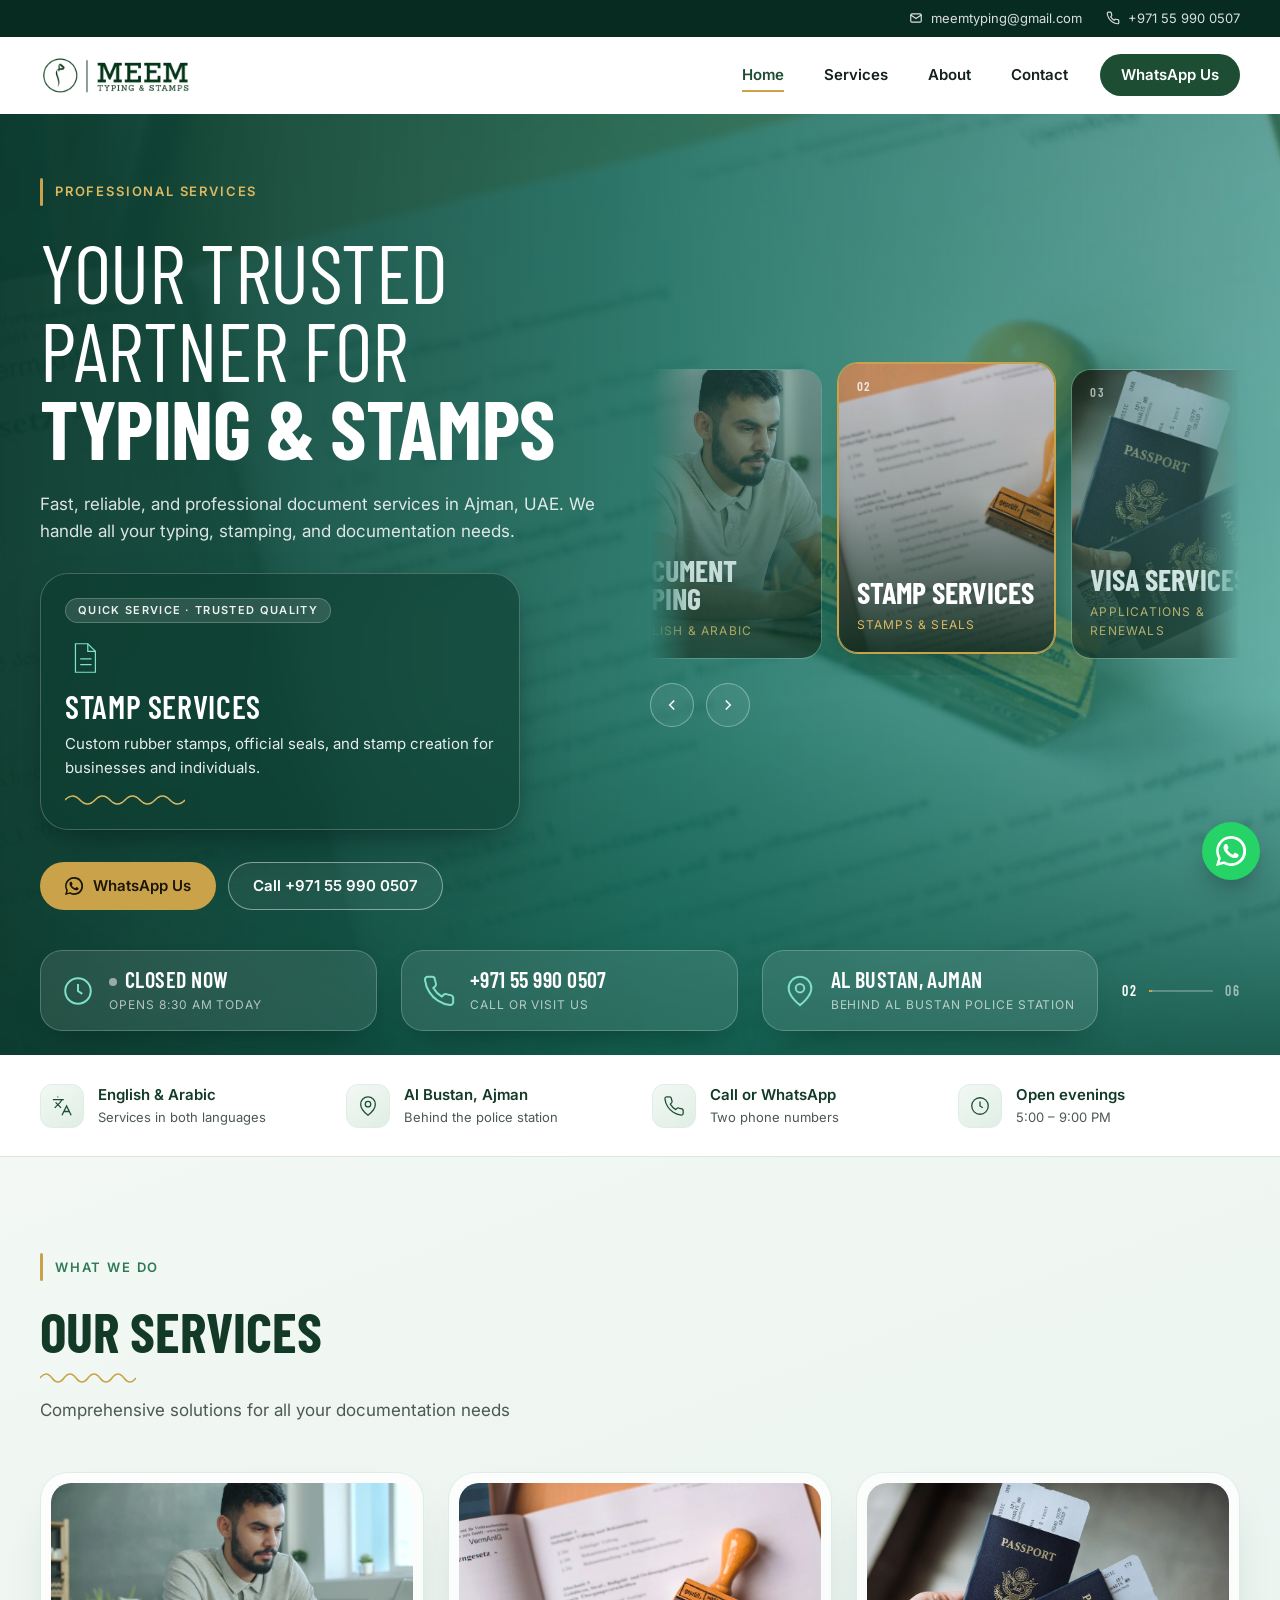
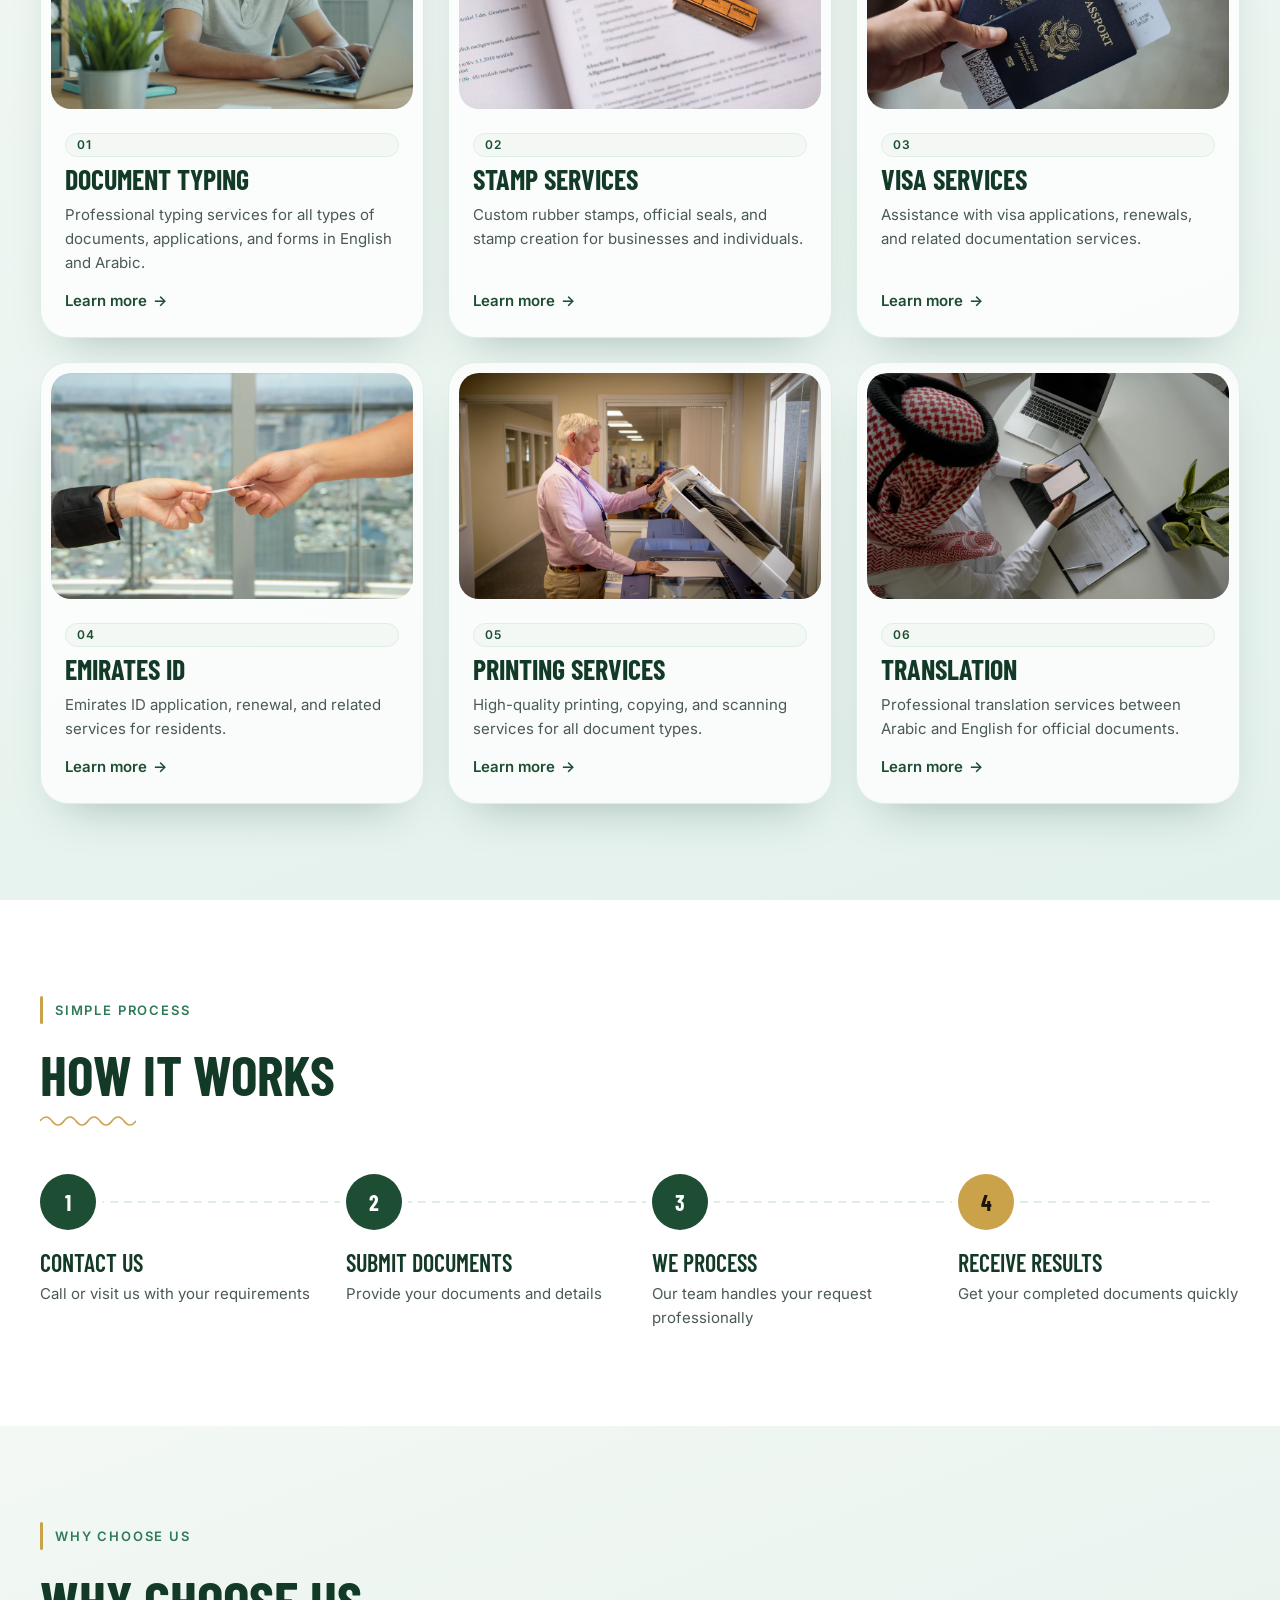
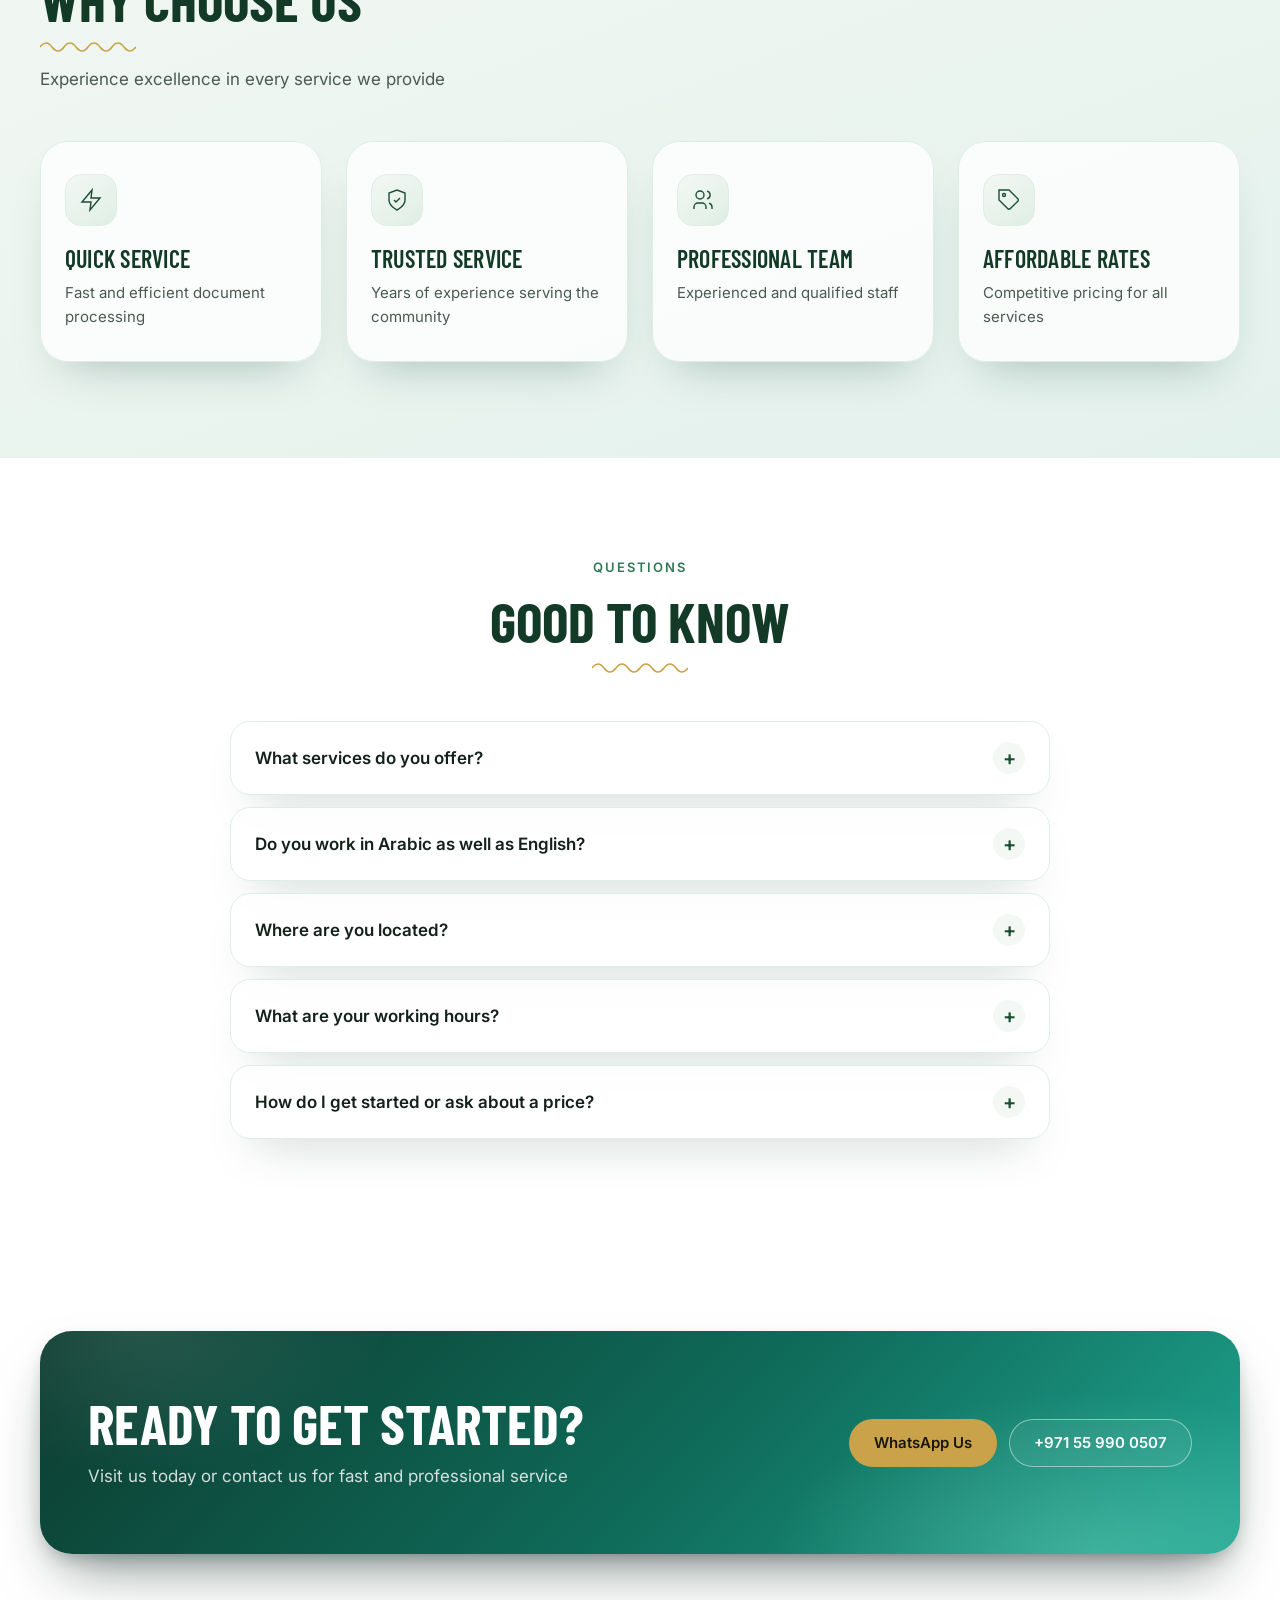
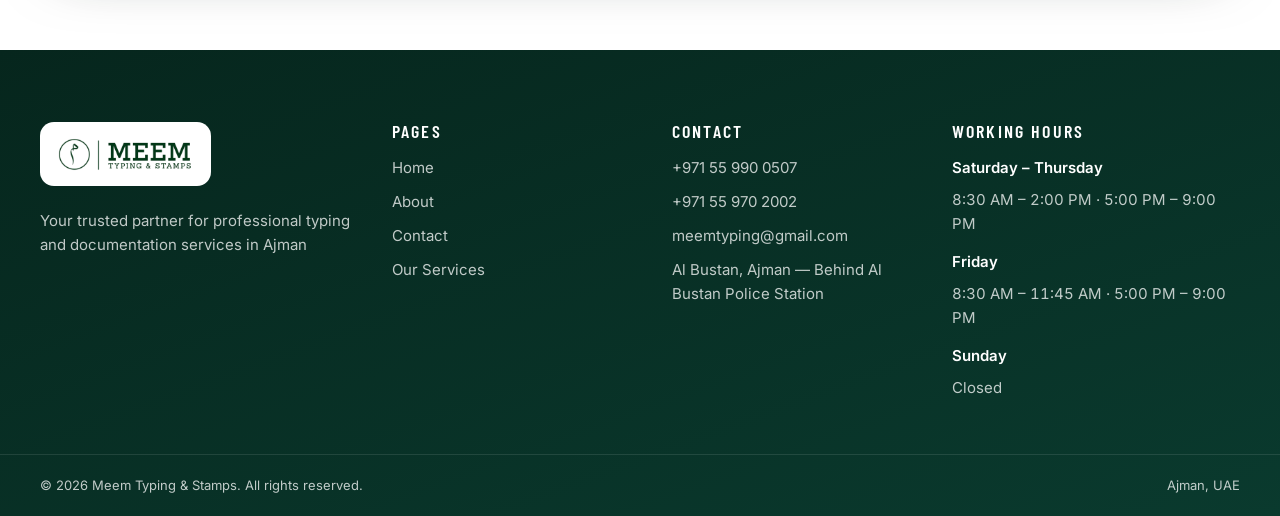
<file: index.html>
<!doctype html>
<html lang="en">
<head>
  <meta charset="utf-8">
  <meta name="viewport" content="width=device-width, initial-scale=1">
  <title>Meem Typing & Stamps - Professional Services in Ajman, UAE</title>
  <meta name="description" content="Meem Typing & Stamps - Professional typing and documentation services in Ajman, UAE. Fast, reliable services for all your typing, stamping, and documentation needs.">
  <link rel="canonical" href="https://meemtyping.com/">
  <meta property="og:type" content="website">
  <meta property="og:title" content="Meem Typing & Stamps - Professional Services in Ajman, UAE">
  <meta property="og:description" content="Fast, reliable, and professional document services in Ajman, UAE. We handle all your typing, stamping, and documentation needs.">
  <meta property="og:url" content="https://meemtyping.com/">
  <meta property="og:image" content="https://meemtyping.com/img/hero.webp">
  <meta name="theme-color" content="#123a27">
  <link rel="icon" type="image/png" href="favicon.png">
  <link rel="preconnect" href="https://fonts.googleapis.com">
  <link rel="preconnect" href="https://fonts.gstatic.com" crossorigin>
  <link rel="stylesheet" href="https://fonts.googleapis.com/css2?family=Barlow+Condensed:wght@400;600;700&family=Inter:wght@400;600&display=swap">
  <link rel="preload" as="image" href="img/typing.webp" fetchpriority="high">
  <script type="importmap">{"imports":{"three":"./vendor/three.module.min.js"}}</script>
  <link rel="stylesheet" href="style.css">
  <script type="application/ld+json">
  {
    "@context": "https://schema.org",
    "@type": "LocalBusiness",
    "name": "Meem Typing & Stamps",
    "url": "https://meemtyping.com/",
    "image": "https://meemtyping.com/img/hero.webp",
    "logo": "https://meemtyping.com/img/logo.png",
    "email": "meemtyping@gmail.com",
    "telephone": ["+971559900507", "+971559702002"],
    "address": {
      "@type": "PostalAddress",
      "streetAddress": "Behind Al Bustan Police Station, Al Bustan",
      "addressLocality": "Ajman",
      "addressCountry": "AE"
    },
    "openingHoursSpecification": [
      { "@type": "OpeningHoursSpecification", "dayOfWeek": ["Monday", "Tuesday", "Wednesday", "Thursday", "Saturday"], "opens": "08:30", "closes": "14:00" },
      { "@type": "OpeningHoursSpecification", "dayOfWeek": ["Monday", "Tuesday", "Wednesday", "Thursday", "Saturday"], "opens": "17:00", "closes": "21:00" },
      { "@type": "OpeningHoursSpecification", "dayOfWeek": "Friday", "opens": "08:30", "closes": "11:45" },
      { "@type": "OpeningHoursSpecification", "dayOfWeek": "Friday", "opens": "17:00", "closes": "21:00" }
    ]
  }
  </script>
  <script type="application/ld+json">{"@context": "https://schema.org", "@type": "FAQPage", "mainEntity": [{"@type": "Question", "name": "What services do you offer?", "acceptedAnswer": {"@type": "Answer", "text": "Document typing, stamp services, visa services, Emirates ID, printing, and translation between Arabic and English."}}, {"@type": "Question", "name": "Do you work in Arabic as well as English?", "acceptedAnswer": {"@type": "Answer", "text": "Yes. We offer services in both English and Arabic."}}, {"@type": "Question", "name": "Where are you located?", "acceptedAnswer": {"@type": "Answer", "text": "In Al Bustan, Ajman, behind Al Bustan Police Station."}}, {"@type": "Question", "name": "What are your working hours?", "acceptedAnswer": {"@type": "Answer", "text": "Saturday to Thursday: 8:30 AM – 2:00 PM and 5:00 PM – 9:00 PM. Friday: 8:30 AM – 11:45 AM and 5:00 PM – 9:00 PM. Sunday: closed."}}, {"@type": "Question", "name": "How do I get started or ask about a price?", "acceptedAnswer": {"@type": "Answer", "text": "Call or WhatsApp +971 55 990 0507 with what you need, or visit us. We will tell you what to bring."}}]}</script>
  <script src="main.js" defer></script>
</head>
<body>
  <a class="skip" href="#main">Skip to content</a>

  <div class="topbar">
    <div class="wrap">
      <a href="mailto:meemtyping@gmail.com"><svg viewBox="0 0 24 24" fill="none" stroke="currentColor" stroke-width="2" aria-hidden="true"><rect x="3" y="5" width="18" height="14" rx="2"/><path d="m3 7 9 6 9-6"/></svg><span class="email-text">meemtyping@gmail.com</span><span class="sr-only">Email</span></a>
      <a href="tel:+971559900507"><svg viewBox="0 0 24 24" fill="none" stroke="currentColor" stroke-width="2" aria-hidden="true"><path d="M22 16.9v3a2 2 0 0 1-2.2 2 19.8 19.8 0 0 1-8.6-3.1 19.5 19.5 0 0 1-6-6A19.8 19.8 0 0 1 2.1 4.2 2 2 0 0 1 4.1 2h3a2 2 0 0 1 2 1.7c.1 1 .4 1.9.7 2.8a2 2 0 0 1-.5 2.1L8 9.9a16 16 0 0 0 6 6l1.3-1.3a2 2 0 0 1 2.1-.4c.9.3 1.8.6 2.8.7a2 2 0 0 1 1.7 2z"/></svg>+971 55 990 0507</a>
    </div>
  </div>

  <header class="site-header">
    <div class="wrap">
      <a class="brand" href="./" aria-label="Meem Typing & Stamps — home"><img src="img/logo-sm.png" width="400" height="116" alt="Meem Typing & Stamps"></a>
      <button class="menu-btn" aria-label="Menu" aria-expanded="false" aria-controls="nav"><span></span><span></span><span></span></button>
      <nav class="nav" id="nav" aria-label="Main">
        <a href="./" aria-current="page">Home</a>
        <a href="services/">Services</a>
        <a href="about/">About</a>
        <a href="contact/">Contact</a>
        <a class="btn btn-green" href="https://wa.me/971559900507" target="_blank" rel="noopener">WhatsApp Us</a>
      </nav>
    </div>
  </header>

  <main id="main">
    <!-- Hero: the service deck becomes the backdrop -->
    <section class="hero" aria-labelledby="hero-title">
      <div class="hero-bg" aria-hidden="true">
        <img src="img/typing.webp" data-bg="typing" alt="" class="on" fetchpriority="high">
        <img src="img/stamps.webp" data-bg="stamps" alt="" loading="lazy">
        <img src="img/visa.webp" data-bg="visa" alt="" loading="lazy">
        <img src="img/eid.webp" data-bg="eid" alt="" loading="lazy">
        <img src="img/printing.webp" data-bg="printing" alt="" loading="lazy">
        <img src="img/translation.webp" data-bg="translation" alt="" loading="lazy">
      </div>

      <div class="wrap hero-main">
        <div>
          <span class="eyebrow rise" style="--i:0">Professional Services</span>
          <h1 id="hero-title"><span class="ln"><span style="--d:0">Your Trusted</span></span> <span class="ln"><span style="--d:1">Partner for</span></span> <b class="ln"><span style="--d:2">Typing &amp; Stamps</span></b></h1>
          <p class="hero-lead rise" style="--i:2">Fast, reliable, and professional document services in Ajman, UAE. We handle all your typing, stamping, and documentation needs.</p>
          <div class="hero-service rise" style="--i:3" aria-live="polite">
            <div class="k">Quick Service · Trusted Quality</div>
            <svg class="hs-ic" viewBox="0 0 40 40" aria-hidden="true"><path d="M11 5h13l8 8v22H11z"/><path d="M24 5v8h8M16 21h12M16 27h12"/></svg>
            <div class="t">Document Typing</div>
            <div class="d">Professional typing services for all types of documents, applications, and forms in English and Arabic.</div>
          </div>
          <div class="hero-cta rise" style="--i:4">
            <a class="btn btn-gold" href="https://wa.me/971559900507" target="_blank" rel="noopener">
              <svg viewBox="0 0 24 24" fill="currentColor" aria-hidden="true"><path d="M17.5 14.4c-.3-.1-1.8-.9-2-1-.3-.1-.5-.1-.7.1-.2.3-.8 1-.9 1.2-.2.2-.3.2-.6.1-.3-.1-1.3-.5-2.4-1.5-.9-.8-1.5-1.8-1.7-2.1-.2-.3 0-.5.1-.6l.4-.5.3-.5c.1-.2 0-.4 0-.5l-.9-2.2c-.2-.6-.5-.5-.7-.5h-.6c-.2 0-.5.1-.8.4-.3.3-1 1-1 2.5s1.1 2.9 1.2 3.1c.1.2 2.1 3.2 5.1 4.5.7.3 1.3.5 1.7.6.7.2 1.4.2 1.9.1.6-.1 1.8-.7 2-1.4.2-.7.2-1.3.2-1.4-.1-.1-.3-.2-.6-.3zM12 21.8c-1.8 0-3.5-.5-5-1.4l-.4-.2-3.7 1 1-3.6-.2-.4A9.8 9.8 0 0 1 12 2.2a9.8 9.8 0 0 1 0 19.6zM12 0a12 12 0 0 0-10.3 18L0 24l6.2-1.6A12 12 0 1 0 12 0z"/></svg>
              WhatsApp Us
            </a>
            <a class="btn btn-ghost" href="tel:+971559900507">Call +971 55 990 0507</a>
          </div>
        </div>

        <div class="deck-wrap rise" style="--i:3">
          <div class="deck" role="group" aria-label="Our services — choose one to preview">
            <button class="card" data-bg="typing" data-desc="Professional typing services for all types of documents, applications, and forms in English and Arabic." aria-pressed="true">
              <img src="img/typing.webp" alt="" width="900" height="600"><span class="num">01</span>
              <span class="c-body"><span class="c-title">Document Typing</span><span class="c-sub">English &amp; Arabic</span></span>
            </button>
            <button class="card" data-bg="stamps" data-desc="Custom rubber stamps, official seals, and stamp creation for businesses and individuals." aria-pressed="false">
              <img src="img/stamps.webp" alt="" width="900" height="600" loading="lazy"><span class="num">02</span>
              <span class="c-body"><span class="c-title">Stamp Services</span><span class="c-sub">Stamps &amp; seals</span></span>
            </button>
            <button class="card" data-bg="visa" data-desc="Assistance with visa applications, renewals, and related documentation services." aria-pressed="false">
              <img src="img/visa.webp" alt="" width="900" height="600" loading="lazy"><span class="num">03</span>
              <span class="c-body"><span class="c-title">Visa Services</span><span class="c-sub">Applications &amp; renewals</span></span>
            </button>
            <button class="card" data-bg="eid" data-desc="Emirates ID application, renewal, and related services for residents." aria-pressed="false">
              <img src="img/eid.webp" alt="" width="900" height="600" loading="lazy"><span class="num">04</span>
              <span class="c-body"><span class="c-title">Emirates ID</span><span class="c-sub">For residents</span></span>
            </button>
            <button class="card" data-bg="printing" data-desc="High-quality printing, copying, and scanning services for all document types." aria-pressed="false">
              <img src="img/printing.webp" alt="" width="900" height="600" loading="lazy"><span class="num">05</span>
              <span class="c-body"><span class="c-title">Printing Services</span><span class="c-sub">Print · copy · scan</span></span>
            </button>
            <button class="card" data-bg="translation" data-desc="Professional translation services between Arabic and English for official documents." aria-pressed="false">
              <img src="img/translation.webp" alt="" width="900" height="600" loading="lazy"><span class="num">06</span>
              <span class="c-body"><span class="c-title">Translation</span><span class="c-sub">Arabic ⇄ English</span></span>
            </button>
          </div>
          <div class="deck-nav">
            <button type="button" data-prev aria-label="Previous service"><svg viewBox="0 0 24 24" fill="none" stroke="currentColor" stroke-width="2"><path d="m15 18-6-6 6-6"/></svg></button>
            <button type="button" data-next aria-label="Next service"><svg viewBox="0 0 24 24" fill="none" stroke="currentColor" stroke-width="2"><path d="m9 18 6-6-6-6"/></svg></button>
          </div>
        </div>
      </div>

      <div class="hud">
        <div class="wrap">
          <div class="hud-item" data-status>
            <svg viewBox="0 0 24 24" fill="none" stroke-width="1.4" aria-hidden="true"><circle cx="12" cy="12" r="9"/><path d="M12 7v5l3 2"/></svg>
            <div><span class="v">Saturday – Thursday</span><span class="l">8:30 AM – 2:00 PM · 5:00 – 9:00 PM</span></div>
          </div>
          <a class="hud-item" href="tel:+971559900507">
            <svg viewBox="0 0 24 24" fill="none" stroke-width="1.4" aria-hidden="true"><path d="M22 16.9v3a2 2 0 0 1-2.2 2 19.8 19.8 0 0 1-8.6-3.1 19.5 19.5 0 0 1-6-6A19.8 19.8 0 0 1 2.1 4.2 2 2 0 0 1 4.1 2h3a2 2 0 0 1 2 1.7c.1 1 .4 1.9.7 2.8a2 2 0 0 1-.5 2.1L8 9.9a16 16 0 0 0 6 6l1.3-1.3a2 2 0 0 1 2.1-.4c.9.3 1.8.6 2.8.7a2 2 0 0 1 1.7 2z"/></svg>
            <div><span class="v">+971 55 990 0507</span><span class="l">Call or visit us</span></div>
          </a>
          <a class="hud-item" href="https://www.google.com/maps/search/?api=1&amp;query=Meem+Typing+and+Stamps+Al+Bustan+Ajman" target="_blank" rel="noopener">
            <svg viewBox="0 0 24 24" fill="none" stroke-width="1.4" aria-hidden="true"><path d="M20 10c0 6-8 12-8 12s-8-6-8-12a8 8 0 0 1 16 0z"/><circle cx="12" cy="10" r="3"/></svg>
            <div><span class="v">Al Bustan, Ajman</span><span class="l">Behind Al Bustan Police Station</span></div>
          </a>
          <div class="pager" aria-hidden="true"><span class="cur">01</span><i></i><span>06</span></div>
        </div>
      </div>
    </section>
    <section class="proof" aria-label="At a glance"><div class="wrap proof-grid"><div class="pf reveal" style="--i:0"><div class="icon"><svg viewBox="0 0 24 24" fill="none" stroke="currentColor" stroke-width="1.8" aria-hidden="true"><path d="M5 8l6 6M4 14l6-6 2-3M2 5h12M7 2h1M22 22l-5-10-5 10M14 18h6"/></svg></div><div><b>English &amp; Arabic</b><span>Services in both languages</span></div></div><div class="pf reveal" style="--i:1"><div class="icon"><svg viewBox="0 0 24 24" fill="none" stroke="currentColor" stroke-width="1.8" aria-hidden="true"><path d="M20 10c0 6-8 12-8 12s-8-6-8-12a8 8 0 0 1 16 0z"/><path d="M12 7a3 3 0 1 0 0 6 3 3 0 0 0 0-6z"/></svg></div><div><b>Al Bustan, Ajman</b><span>Behind the police station</span></div></div><div class="pf reveal" style="--i:2"><div class="icon"><svg viewBox="0 0 24 24" fill="none" stroke="currentColor" stroke-width="1.8" aria-hidden="true"><path d="M22 16.9v3a2 2 0 0 1-2.2 2 19.8 19.8 0 0 1-8.6-3.1 19.5 19.5 0 0 1-6-6A19.8 19.8 0 0 1 2.1 4.2 2 2 0 0 1 4.1 2h3a2 2 0 0 1 2 1.7c.1 1 .4 1.9.7 2.8a2 2 0 0 1-.5 2.1L8 9.9a16 16 0 0 0 6 6l1.3-1.3a2 2 0 0 1 2.1-.4c.9.3 1.8.6 2.8.7a2 2 0 0 1 1.7 2z"/></svg></div><div><b>Call or WhatsApp</b><span>Two phone numbers</span></div></div><div class="pf reveal" style="--i:3"><div class="icon"><svg viewBox="0 0 24 24" fill="none" stroke="currentColor" stroke-width="1.8" aria-hidden="true"><path d="M12 3a9 9 0 1 0 0 18 9 9 0 0 0 0-18z"/><path d="M12 7v5l3 2"/></svg></div><div><b>Open evenings</b><span>5:00 – 9:00 PM</span></div></div></div></section>

    <section class="section tint" id="services" aria-labelledby="svc-title">
      <div class="wrap">
        <div class="head reveal"><span class="eyebrow">What we do</span><h2 id="svc-title">Our Services</h2><p>Comprehensive solutions for all your documentation needs</p></div>
        <div class="grid grid-3">
          <article class="svc reveal" style="--i:0" id="s-typing"><figure><img src="img/typing.webp" alt="A man typing on a laptop at a desk" width="1000" height="667" loading="lazy"></figure><div class="b"><span class="n">01</span><h3>Document Typing</h3><p>Professional typing services for all types of documents, applications, and forms in English and Arabic.</p><a class="more" href="services/#typing">Learn more<span class="sr-only"> about Document Typing</span></a></div></article>
          <article class="svc reveal" style="--i:1" id="s-stamps"><figure><img src="img/stamps.webp" alt="A rubber stamp resting on an open document" width="1000" height="667" loading="lazy"></figure><div class="b"><span class="n">02</span><h3>Stamp Services</h3><p>Custom rubber stamps, official seals, and stamp creation for businesses and individuals.</p><a class="more" href="services/#stamps">Learn more<span class="sr-only"> about Stamp Services</span></a></div></article>
          <article class="svc reveal" style="--i:2" id="s-visa"><figure><img src="img/visa.webp" alt="Passports and boarding passes held in a hand" width="1000" height="667" loading="lazy"></figure><div class="b"><span class="n">03</span><h3>Visa Services</h3><p>Assistance with visa applications, renewals, and related documentation services.</p><a class="more" href="services/#visa">Learn more<span class="sr-only"> about Visa Services</span></a></div></article>
          <article class="svc reveal" style="--i:0" id="s-emirates-id"><figure><img src="img/eid.webp" alt="A card being handed over" width="1000" height="667" loading="lazy"></figure><div class="b"><span class="n">04</span><h3>Emirates ID</h3><p>Emirates ID application, renewal, and related services for residents.</p><a class="more" href="services/#emirates-id">Learn more<span class="sr-only"> about Emirates ID</span></a></div></article>
          <article class="svc reveal" style="--i:1" id="s-printing"><figure><img src="img/printing.webp" alt="A staff member using a copier" width="1000" height="667" loading="lazy"></figure><div class="b"><span class="n">05</span><h3>Printing Services</h3><p>High-quality printing, copying, and scanning services for all document types.</p><a class="more" href="services/#printing">Learn more<span class="sr-only"> about Printing Services</span></a></div></article>
          <article class="svc reveal" style="--i:2" id="s-translation"><figure><img src="img/translation.webp" alt="A customer reviewing documents on a phone and laptop" width="1000" height="667" loading="lazy"></figure><div class="b"><span class="n">06</span><h3>Translation</h3><p>Professional translation services between Arabic and English for official documents.</p><a class="more" href="services/#translation">Learn more<span class="sr-only"> about Translation</span></a></div></article>
        </div>
      </div>
    </section>

    <section class="section" aria-labelledby="how-title">
      <div class="wrap">
        <div class="head reveal"><span class="eyebrow">Simple process</span><h2 id="how-title">How It Works</h2></div>
        <ol class="steps reveal" style="list-style:none;margin:0;padding:0">
          <li class="step" style="--i:0"><span class="no">1</span><h3>Contact Us</h3><p>Call or visit us with your requirements</p></li>
          <li class="step" style="--i:1"><span class="no">2</span><h3>Submit Documents</h3><p>Provide your documents and details</p></li>
          <li class="step" style="--i:2"><span class="no">3</span><h3>We Process</h3><p>Our team handles your request professionally</p></li>
          <li class="step" style="--i:3"><span class="no">4</span><h3>Receive Results</h3><p>Get your completed documents quickly</p></li>
        </ol>
      </div>
    </section>

    <section class="section tint" aria-labelledby="why-title">
      <div class="wrap">
        <div class="head reveal"><span class="eyebrow">Why Choose Us</span><h2 id="why-title">Why Choose Us</h2><p>Experience excellence in every service we provide</p></div>
        <div class="grid grid-4">
          <article class="feature reveal" style="--i:0"><div class="icon"><svg viewBox="0 0 24 24" fill="none" stroke="currentColor" stroke-width="1.8" aria-hidden="true"><path d="M13 2 3 14h9l-1 8 10-12h-9z"/></svg></div><h3>Quick Service</h3><p>Fast and efficient document processing</p></article>
          <article class="feature reveal" style="--i:1"><div class="icon"><svg viewBox="0 0 24 24" fill="none" stroke="currentColor" stroke-width="1.8" aria-hidden="true"><path d="M12 22s8-4 8-10V5l-8-3-8 3v7c0 6 8 10 8 10z"/><path d="m9 12 2 2 4-4"/></svg></div><h3>Trusted Service</h3><p>Years of experience serving the community</p></article>
          <article class="feature reveal" style="--i:2"><div class="icon"><svg viewBox="0 0 24 24" fill="none" stroke="currentColor" stroke-width="1.8" aria-hidden="true"><circle cx="9" cy="7" r="4"/><path d="M3 21v-2a4 4 0 0 1 4-4h4a4 4 0 0 1 4 4v2M16 3.1a4 4 0 0 1 0 7.8M21 21v-2a4 4 0 0 0-3-3.9"/></svg></div><h3>Professional Team</h3><p>Experienced and qualified staff</p></article>
          <article class="feature reveal" style="--i:3"><div class="icon"><svg viewBox="0 0 24 24" fill="none" stroke="currentColor" stroke-width="1.8" aria-hidden="true"><path d="M20.6 13.4 13.4 20.6a2 2 0 0 1-2.8 0L2 12V2h10l8.6 8.6a2 2 0 0 1 0 2.8z"/><circle cx="7" cy="7" r="1.5"/></svg></div><h3>Affordable Rates</h3><p>Competitive pricing for all services</p></article>
        </div>
      </div>
    </section>

    <section class="section" aria-labelledby="faq-title">
      <div class="wrap">
        <div class="head center reveal"><span class="eyebrow">Questions</span><h2 id="faq-title">Good to Know</h2></div>
        <div class="faq reveal"><details><summary>What services do you offer?</summary><p>Document typing, stamp services, visa services, Emirates ID, printing, and translation between Arabic and English.</p></details><details><summary>Do you work in Arabic as well as English?</summary><p>Yes. We offer services in both English and Arabic.</p></details><details><summary>Where are you located?</summary><p>In Al Bustan, Ajman, behind Al Bustan Police Station.</p></details><details><summary>What are your working hours?</summary><p>Saturday to Thursday: 8:30 AM – 2:00 PM and 5:00 PM – 9:00 PM. Friday: 8:30 AM – 11:45 AM and 5:00 PM – 9:00 PM. Sunday: closed.</p></details><details><summary>How do I get started or ask about a price?</summary><p>Call or WhatsApp +971 55 990 0507 with what you need, or visit us. We will tell you what to bring.</p></details></div>
      </div>
    </section>

    <section class="section" aria-labelledby="cta-title">
      <div class="wrap"><div class="cta reveal">
        <div><h2 id="cta-title">Ready to Get Started?</h2><p>Visit us today or contact us for fast and professional service</p></div>
        <div class="acts"><a class="btn btn-gold" href="https://wa.me/971559900507" target="_blank" rel="noopener">WhatsApp Us</a><a class="btn btn-ghost" href="tel:+971559900507">+971 55 990 0507</a></div>
      </div></div>
    </section>
  </main>

  <footer class="site-footer">
    <div class="wrap foot">
      <div>
        <a class="logo-chip" href="./"><img src="img/logo-sm.png" width="400" height="116" alt="Meem Typing & Stamps" loading="lazy"></a>
        <p>Your trusted partner for professional typing and documentation services in Ajman</p>
      </div>
      <div>
        <h3>Pages</h3>
        <ul><li><a href="./">Home</a></li><li><a href="about/">About</a></li><li><a href="contact/">Contact</a></li><li><a href="services/">Our Services</a></li></ul>
      </div>
      <div>
        <h3>Contact</h3>
        <ul>
          <li><a href="tel:+971559900507">+971 55 990 0507</a></li>
          <li><a href="tel:+971559702002">+971 55 970 2002</a></li>
          <li><a href="mailto:meemtyping@gmail.com">meemtyping@gmail.com</a></li>
          <li>Al Bustan, Ajman — Behind Al Bustan Police Station</li>
        </ul>
      </div>
      <div>
        <h3>Working Hours</h3>
        <dl>
          <dt>Saturday – Thursday</dt><dd>8:30 AM – 2:00 PM · 5:00 PM – 9:00 PM</dd>
          <dt>Friday</dt><dd>8:30 AM – 11:45 AM · 5:00 PM – 9:00 PM</dd>
          <dt>Sunday</dt><dd>Closed</dd>
        </dl>
      </div>
    </div>
    <div class="legal"><div class="wrap"><span>© <span data-year>2026</span> Meem Typing &amp; Stamps. All rights reserved.</span><span>Ajman, UAE</span></div></div>
  </footer>

  <a class="wa-float" href="https://wa.me/971559900507" target="_blank" rel="noopener" aria-label="Contact us on WhatsApp">
    <svg viewBox="0 0 24 24" fill="currentColor" aria-hidden="true"><path d="M17.5 14.4c-.3-.1-1.8-.9-2-1-.3-.1-.5-.1-.7.1-.2.3-.8 1-.9 1.2-.2.2-.3.2-.6.1-.3-.1-1.3-.5-2.4-1.5-.9-.8-1.5-1.8-1.7-2.1-.2-.3 0-.5.1-.6l.4-.5.3-.5c.1-.2 0-.4 0-.5l-.9-2.2c-.2-.6-.5-.5-.7-.5h-.6c-.2 0-.5.1-.8.4-.3.3-1 1-1 2.5s1.1 2.9 1.2 3.1c.1.2 2.1 3.2 5.1 4.5.7.3 1.3.5 1.7.6.7.2 1.4.2 1.9.1.6-.1 1.8-.7 2-1.4.2-.7.2-1.3.2-1.4-.1-.1-.3-.2-.6-.3zM12 21.8c-1.8 0-3.5-.5-5-1.4l-.4-.2-3.7 1 1-3.6-.2-.4A9.8 9.8 0 0 1 12 2.2a9.8 9.8 0 0 1 0 19.6zM12 0a12 12 0 0 0-10.3 18L0 24l6.2-1.6A12 12 0 1 0 12 0z"/></svg>
  </a>
</body>
</html>
</file>
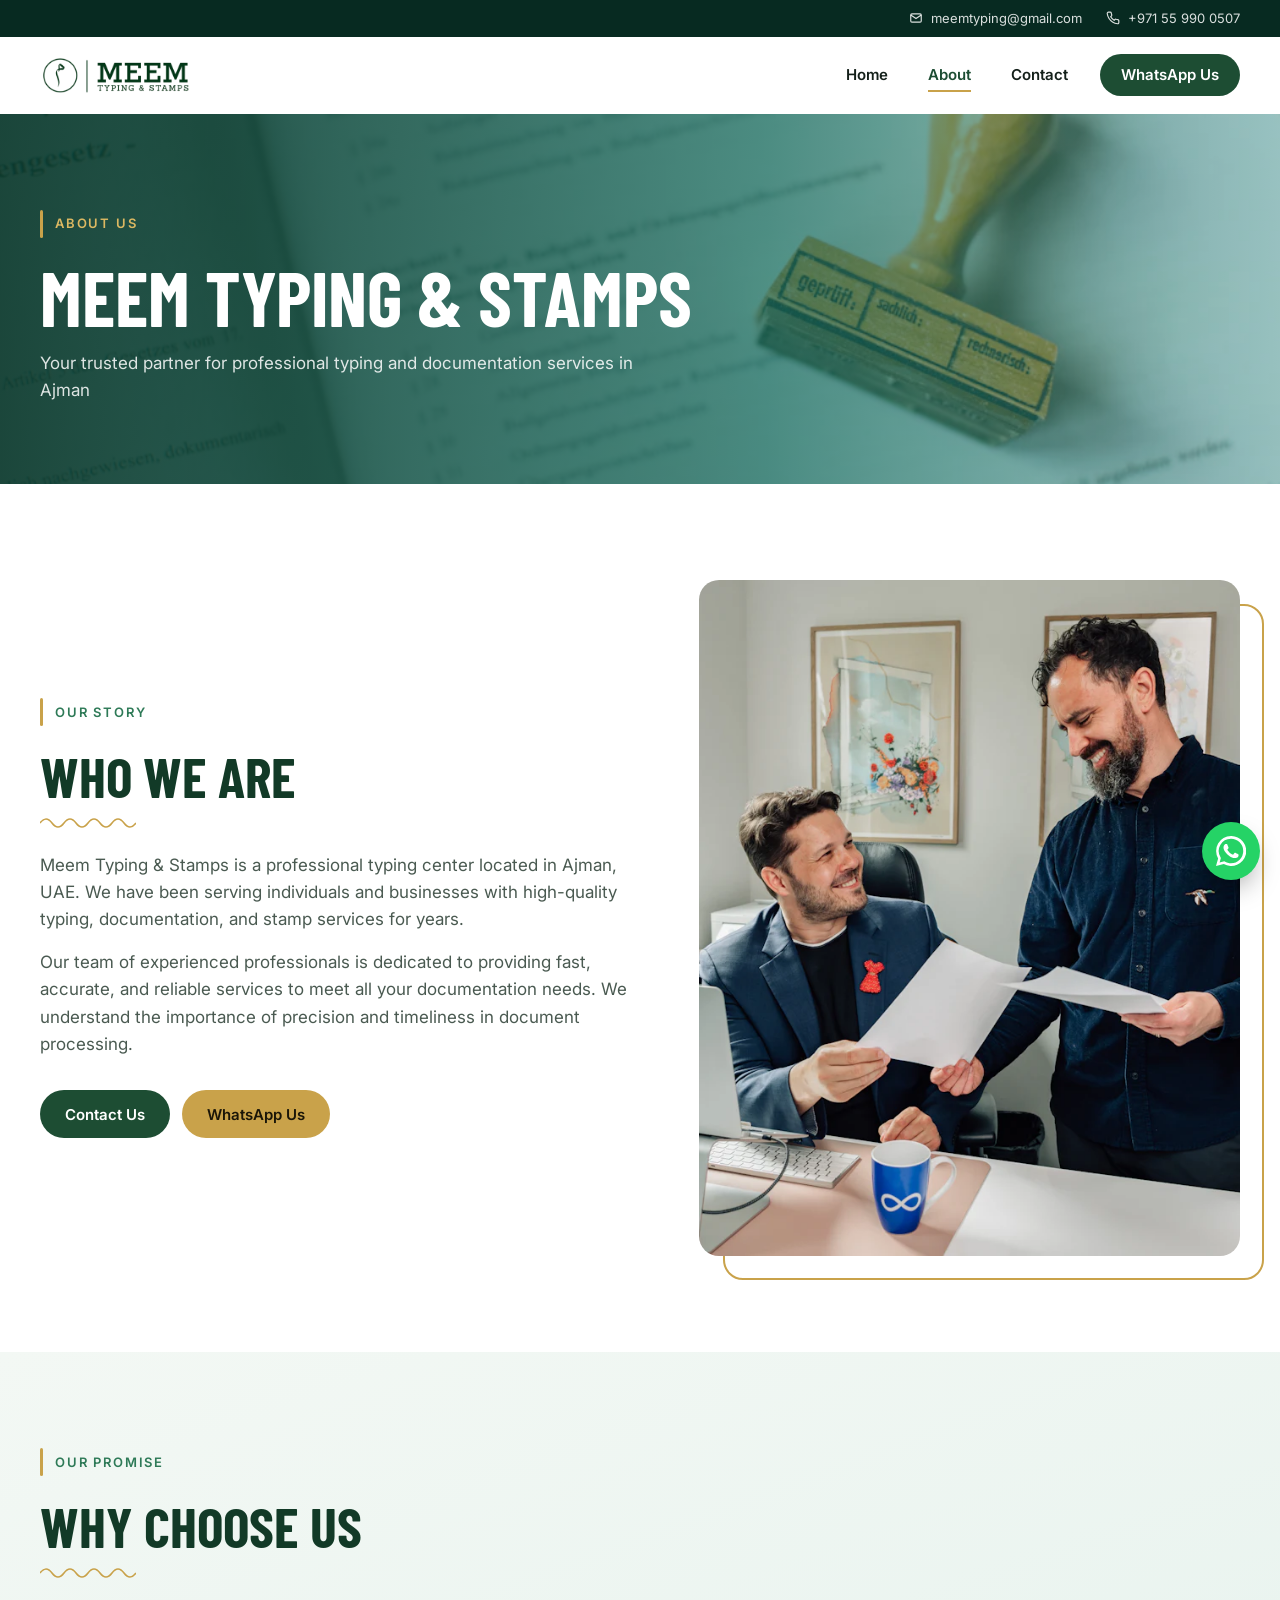
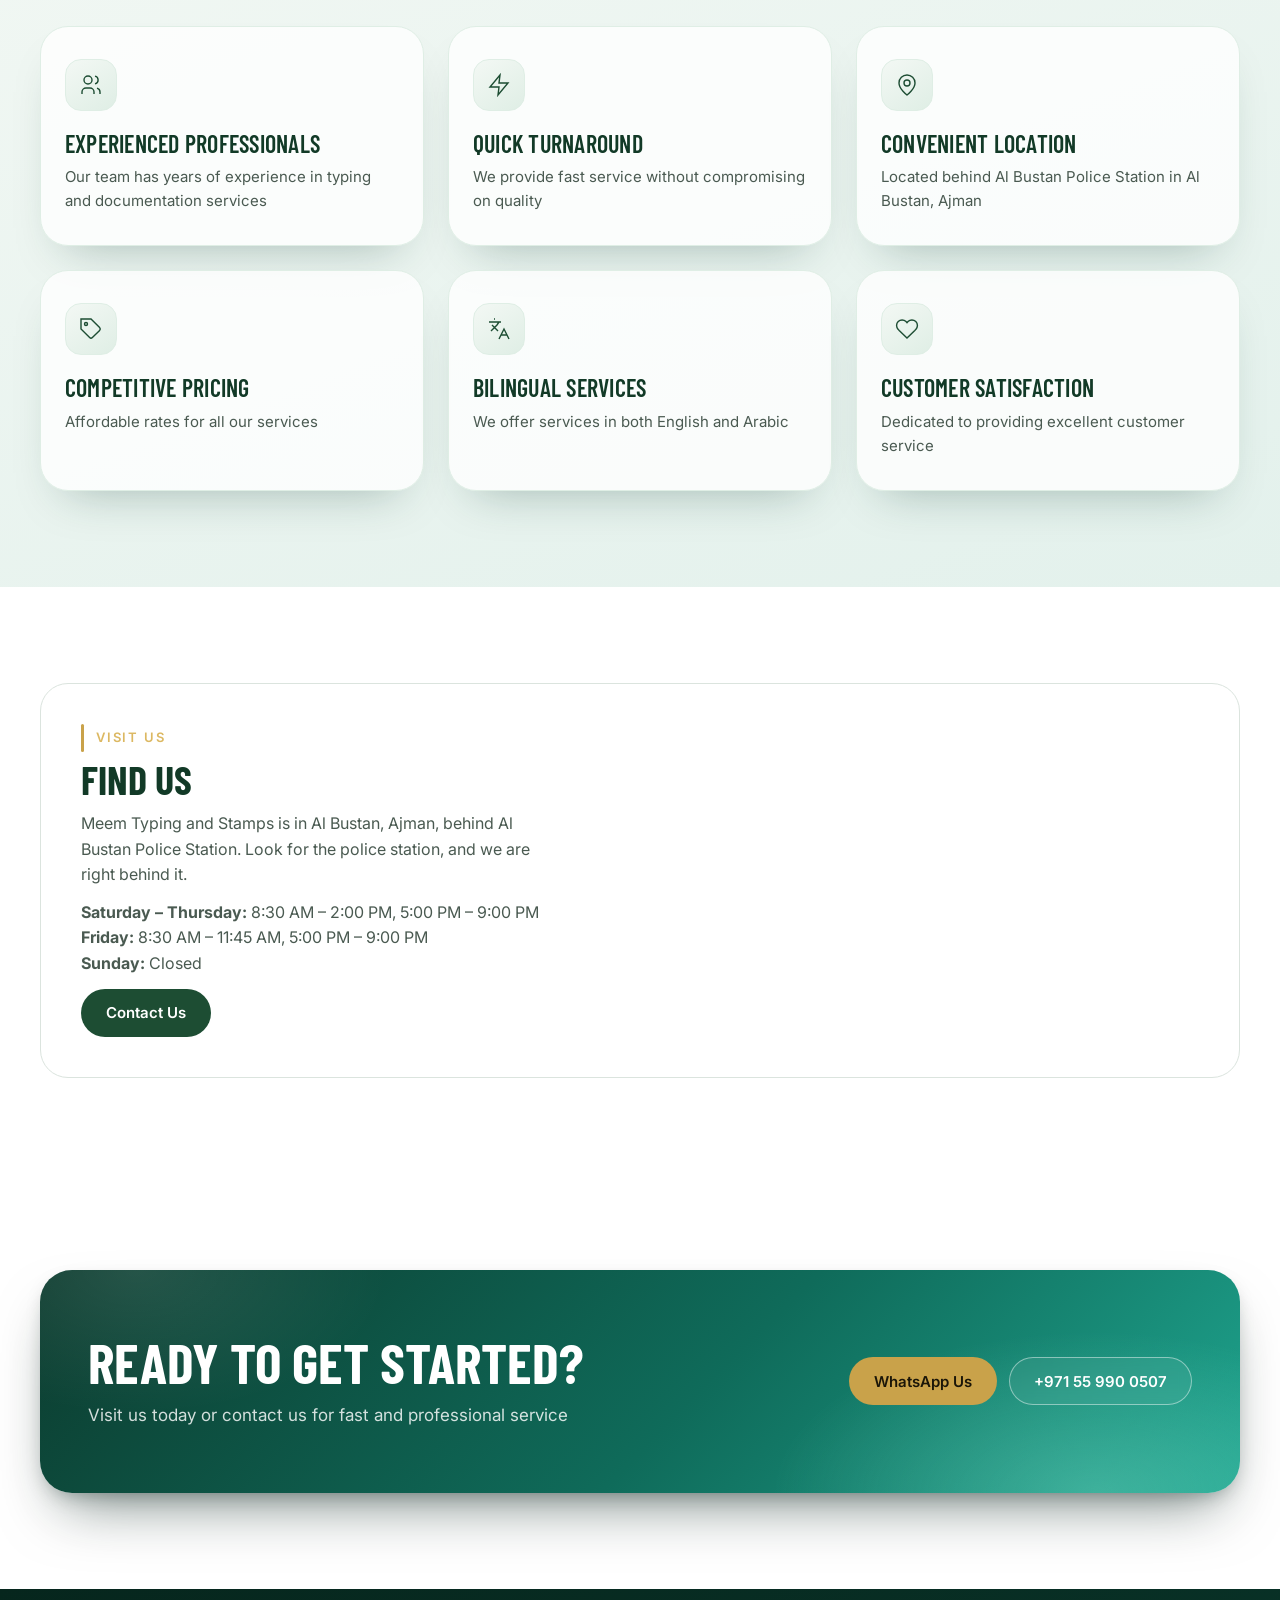
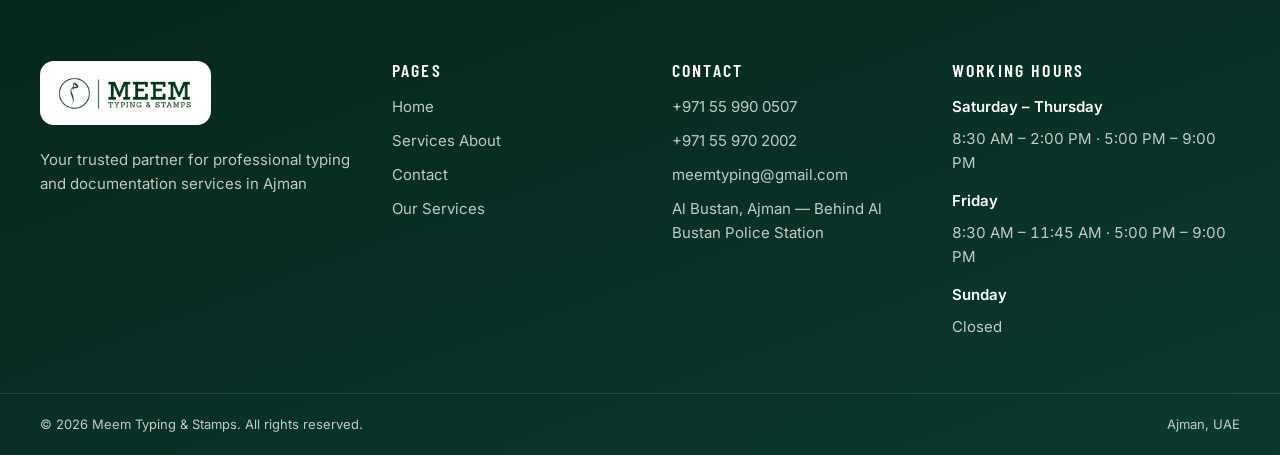
<file: about/index.html>
<!doctype html>
<html lang="en">
<head>
  <meta charset="utf-8">
  <meta name="viewport" content="width=device-width, initial-scale=1">
  <title>About Us - Meem Typing & Stamps, Ajman</title>
  <meta name="description" content="Meem Typing & Stamps is a professional typing center located in Ajman, UAE, serving individuals and businesses with typing, documentation, and stamp services.">
  <link rel="canonical" href="https://meemtyping.com/about/">
  <meta property="og:type" content="website">
  <meta property="og:title" content="About Us - Meem Typing & Stamps, Ajman">
  <meta property="og:description" content="Meem Typing & Stamps is a professional typing center located in Ajman, UAE, serving individuals and businesses with typing, documentation, and stamp services.">
  <meta property="og:url" content="https://meemtyping.com/about/">
  <meta property="og:image" content="https://meemtyping.com/img/hero.webp">
  <meta name="theme-color" content="#123a27">
  <link rel="icon" type="image/png" href="../favicon.png">
  <link rel="preconnect" href="https://fonts.googleapis.com">
  <link rel="preconnect" href="https://fonts.gstatic.com" crossorigin>
  <link rel="stylesheet" href="https://fonts.googleapis.com/css2?family=Barlow+Condensed:wght@400;600;700&family=Inter:wght@400;600&display=swap">
  <link rel="preload" as="image" href="../img/stamps.webp">
  <link rel="stylesheet" href="../style.css">
  <script src="../main.js" defer></script>
</head>
<body>
  <a class="skip" href="#main">Skip to content</a>

  <div class="topbar">
    <div class="wrap">
      <a href="mailto:meemtyping@gmail.com"><svg viewBox="0 0 24 24" fill="none" stroke="currentColor" stroke-width="2" aria-hidden="true"><rect x="3" y="5" width="18" height="14" rx="2"/><path d="m3 7 9 6 9-6"/></svg><span class="email-text">meemtyping@gmail.com</span><span class="sr-only">Email</span></a>
      <a href="tel:+971559900507"><svg viewBox="0 0 24 24" fill="none" stroke="currentColor" stroke-width="2" aria-hidden="true"><path d="M22 16.9v3a2 2 0 0 1-2.2 2 19.8 19.8 0 0 1-8.6-3.1 19.5 19.5 0 0 1-6-6A19.8 19.8 0 0 1 2.1 4.2 2 2 0 0 1 4.1 2h3a2 2 0 0 1 2 1.7c.1 1 .4 1.9.7 2.8a2 2 0 0 1-.5 2.1L8 9.9a16 16 0 0 0 6 6l1.3-1.3a2 2 0 0 1 2.1-.4c.9.3 1.8.6 2.8.7a2 2 0 0 1 1.7 2z"/></svg>+971 55 990 0507</a>
    </div>
  </div>

  <header class="site-header">
    <div class="wrap">
      <a class="brand" href="../" aria-label="Meem Typing & Stamps — home"><img src="../img/logo-sm.png" width="400" height="116" alt="Meem Typing & Stamps"></a>
      <button class="menu-btn" aria-label="Menu" aria-expanded="false" aria-controls="nav"><span></span><span></span><span></span></button>
      <nav class="nav" id="nav" aria-label="Main">
        <a href="../">Home</a>
        <a href="../about/" aria-current="page">About</a>
        <a href="../contact/">Contact</a>
        <a class="btn btn-green" href="https://wa.me/971559900507" target="_blank" rel="noopener">WhatsApp Us</a>
      </nav>
    </div>
  </header>

  <main id="main">
    <section class="page-hero">
      <img src="../img/stamps.webp" alt="" width="900" height="600">
      <div class="wrap">
        <span class="eyebrow rise">About Us</span>
        <h1 class="rise" style="--i:1">Meem Typing &amp; Stamps</h1>
        <p class="rise" style="--i:2">Your trusted partner for professional typing and documentation services in Ajman</p>
      </div>
    </section>

    <section class="section" aria-labelledby="who-title">
      <div class="wrap split">
        <div class="prose reveal">
          <div class="head" style="margin-bottom:24px">
            <span class="eyebrow">Our story</span>
            <h2 id="who-title">Who We Are</h2>
          </div>
          <p>Meem Typing &amp; Stamps is a professional typing center located in Ajman, UAE. We have been serving individuals and businesses with high-quality typing, documentation, and stamp services for years.</p>
          <p>Our team of experienced professionals is dedicated to providing fast, accurate, and reliable services to meet all your documentation needs. We understand the importance of precision and timeliness in document processing.</p>
          <div class="hero-cta" style="margin-top:32px">
            <a class="btn btn-green" href="../contact/">Contact Us</a>
            <a class="btn btn-gold" href="https://wa.me/971559900507" target="_blank" rel="noopener">WhatsApp Us</a>
          </div>
        </div>
        <div class="photo reveal" style="--i:1">
          <img src="../img/about.webp" alt="Two men reviewing documents at a desk" width="1200" height="675" loading="lazy">
        </div>
      </div>
    </section>

    <section class="section tint" aria-labelledby="why-title">
      <div class="wrap">
        <div class="head reveal">
          <span class="eyebrow">Our promise</span>
          <h2 id="why-title">Why Choose Us</h2>
        </div>
        <div class="grid grid-3">
          <article class="feature reveal" style="--i:0">
            <div class="icon"><svg viewBox="0 0 24 24" fill="none" stroke="currentColor" stroke-width="1.8" aria-hidden="true"><circle cx="9" cy="7" r="4"/><path d="M3 21v-2a4 4 0 0 1 4-4h4a4 4 0 0 1 4 4v2M16 3.1a4 4 0 0 1 0 7.8M21 21v-2a4 4 0 0 0-3-3.9"/></svg></div>
            <h3>Experienced Professionals</h3><p>Our team has years of experience in typing and documentation services</p>
          </article>
          <article class="feature reveal" style="--i:1">
            <div class="icon"><svg viewBox="0 0 24 24" fill="none" stroke="currentColor" stroke-width="1.8" aria-hidden="true"><path d="M13 2 3 14h9l-1 8 10-12h-9z"/></svg></div>
            <h3>Quick Turnaround</h3><p>We provide fast service without compromising on quality</p>
          </article>
          <article class="feature reveal" style="--i:2">
            <div class="icon"><svg viewBox="0 0 24 24" fill="none" stroke="currentColor" stroke-width="1.8" aria-hidden="true"><path d="M20 10c0 6-8 12-8 12s-8-6-8-12a8 8 0 0 1 16 0z"/><circle cx="12" cy="10" r="3"/></svg></div>
            <h3>Convenient Location</h3><p>Located behind Al Bustan Police Station in Al Bustan, Ajman</p>
          </article>
          <article class="feature reveal" style="--i:0">
            <div class="icon"><svg viewBox="0 0 24 24" fill="none" stroke="currentColor" stroke-width="1.8" aria-hidden="true"><path d="M20.6 13.4 13.4 20.6a2 2 0 0 1-2.8 0L2 12V2h10l8.6 8.6a2 2 0 0 1 0 2.8z"/><circle cx="7" cy="7" r="1.5"/></svg></div>
            <h3>Competitive Pricing</h3><p>Affordable rates for all our services</p>
          </article>
          <article class="feature reveal" style="--i:1">
            <div class="icon"><svg viewBox="0 0 24 24" fill="none" stroke="currentColor" stroke-width="1.8" aria-hidden="true"><path d="m5 8 6 6M4 14l6-6 2-3M2 5h12M7 2h1M22 22l-5-10-5 10M14 18h6"/></svg></div>
            <h3>Bilingual Services</h3><p>We offer services in both English and Arabic</p>
          </article>
          <article class="feature reveal" style="--i:2">
            <div class="icon"><svg viewBox="0 0 24 24" fill="none" stroke="currentColor" stroke-width="1.8" aria-hidden="true"><path d="M20.8 4.6a5.5 5.5 0 0 0-7.8 0L12 5.7l-1-1.1a5.5 5.5 0 0 0-7.8 7.8l1 1.1L12 21l7.8-7.5 1-1.1a5.5 5.5 0 0 0 0-7.8z"/></svg></div>
            <h3>Customer Satisfaction</h3><p>Dedicated to providing excellent customer service</p>
          </article>
        </div>
      </div>
    </section>

    <section class="section" aria-labelledby="find-title">
      <div class="wrap"><div class="findus reveal">
        <div class="txt"><span class="eyebrow">Visit us</span><h2 id="find-title">Find Us</h2>
          <p>Meem Typing and Stamps is in Al Bustan, Ajman, behind Al Bustan Police Station. Look for the police station, and we are right behind it.</p>
          <p><b>Saturday – Thursday:</b> 8:30 AM – 2:00 PM, 5:00 PM – 9:00 PM<br><b>Friday:</b> 8:30 AM – 11:45 AM, 5:00 PM – 9:00 PM<br><b>Sunday:</b> Closed</p>
          <p><a class="btn btn-green" href="../contact/">Contact Us</a></p></div>
        <iframe title="Map: Meem Typing and Stamps, Al Bustan, Ajman" loading="lazy" referrerpolicy="no-referrer-when-downgrade" src="https://maps.google.com/maps?q=Meem+Typing+and+Stamps+Al+Bustan+Ajman&amp;z=16&amp;output=embed"></iframe>
      </div></div>
    </section>

    <section class="section" aria-labelledby="cta-title">
      <div class="wrap">
        <div class="cta reveal">
          <div>
            <h2 id="cta-title">Ready to Get Started?</h2>
            <p>Visit us today or contact us for fast and professional service</p>
          </div>
          <div class="acts">
            <a class="btn btn-gold" href="https://wa.me/971559900507" target="_blank" rel="noopener">WhatsApp Us</a>
            <a class="btn btn-ghost" href="tel:+971559900507">+971 55 990 0507</a>
          </div>
        </div>
      </div>
    </section>
  </main>

  <footer class="site-footer">
    <div class="wrap foot">
      <div>
        <a class="logo-chip" href="../"><img src="../img/logo-sm.png" width="400" height="116" alt="Meem Typing & Stamps" loading="lazy"></a>
        <p>Your trusted partner for professional typing and documentation services in Ajman</p>
      </div>
      <div>
        <h3>Pages</h3>
        <ul><li><a href="../">Home</a></li><li><a href="../services/">Services</a>
        <a href="../about/">About</a></li><li><a href="../contact/">Contact</a></li><li><a href="../services/">Our Services</a></li></ul>
      </div>
      <div>
        <h3>Contact</h3>
        <ul>
          <li><a href="tel:+971559900507">+971 55 990 0507</a></li>
          <li><a href="tel:+971559702002">+971 55 970 2002</a></li>
          <li><a href="mailto:meemtyping@gmail.com">meemtyping@gmail.com</a></li>
          <li>Al Bustan, Ajman — Behind Al Bustan Police Station</li>
        </ul>
      </div>
      <div>
        <h3>Working Hours</h3>
        <dl>
          <dt>Saturday – Thursday</dt><dd>8:30 AM – 2:00 PM · 5:00 PM – 9:00 PM</dd>
          <dt>Friday</dt><dd>8:30 AM – 11:45 AM · 5:00 PM – 9:00 PM</dd>
          <dt>Sunday</dt><dd>Closed</dd>
        </dl>
      </div>
    </div>
    <div class="legal"><div class="wrap"><span>© <span data-year>2026</span> Meem Typing &amp; Stamps. All rights reserved.</span><span>Ajman, UAE</span></div></div>
  </footer>

  <a class="wa-float" href="https://wa.me/971559900507" target="_blank" rel="noopener" aria-label="Contact us on WhatsApp">
    <svg viewBox="0 0 24 24" fill="currentColor" aria-hidden="true"><path d="M17.5 14.4c-.3-.1-1.8-.9-2-1-.3-.1-.5-.1-.7.1-.2.3-.8 1-.9 1.2-.2.2-.3.2-.6.1-.3-.1-1.3-.5-2.4-1.5-.9-.8-1.5-1.8-1.7-2.1-.2-.3 0-.5.1-.6l.4-.5.3-.5c.1-.2 0-.4 0-.5l-.9-2.2c-.2-.6-.5-.5-.7-.5h-.6c-.2 0-.5.1-.8.4-.3.3-1 1-1 2.5s1.1 2.9 1.2 3.1c.1.2 2.1 3.2 5.1 4.5.7.3 1.3.5 1.7.6.7.2 1.4.2 1.9.1.6-.1 1.8-.7 2-1.4.2-.7.2-1.3.2-1.4-.1-.1-.3-.2-.6-.3zM12 21.8c-1.8 0-3.5-.5-5-1.4l-.4-.2-3.7 1 1-3.6-.2-.4A9.8 9.8 0 0 1 12 2.2a9.8 9.8 0 0 1 0 19.6zM12 0a12 12 0 0 0-10.3 18L0 24l6.2-1.6A12 12 0 1 0 12 0z"/></svg>
  </a>
</body>
</html>
</file>
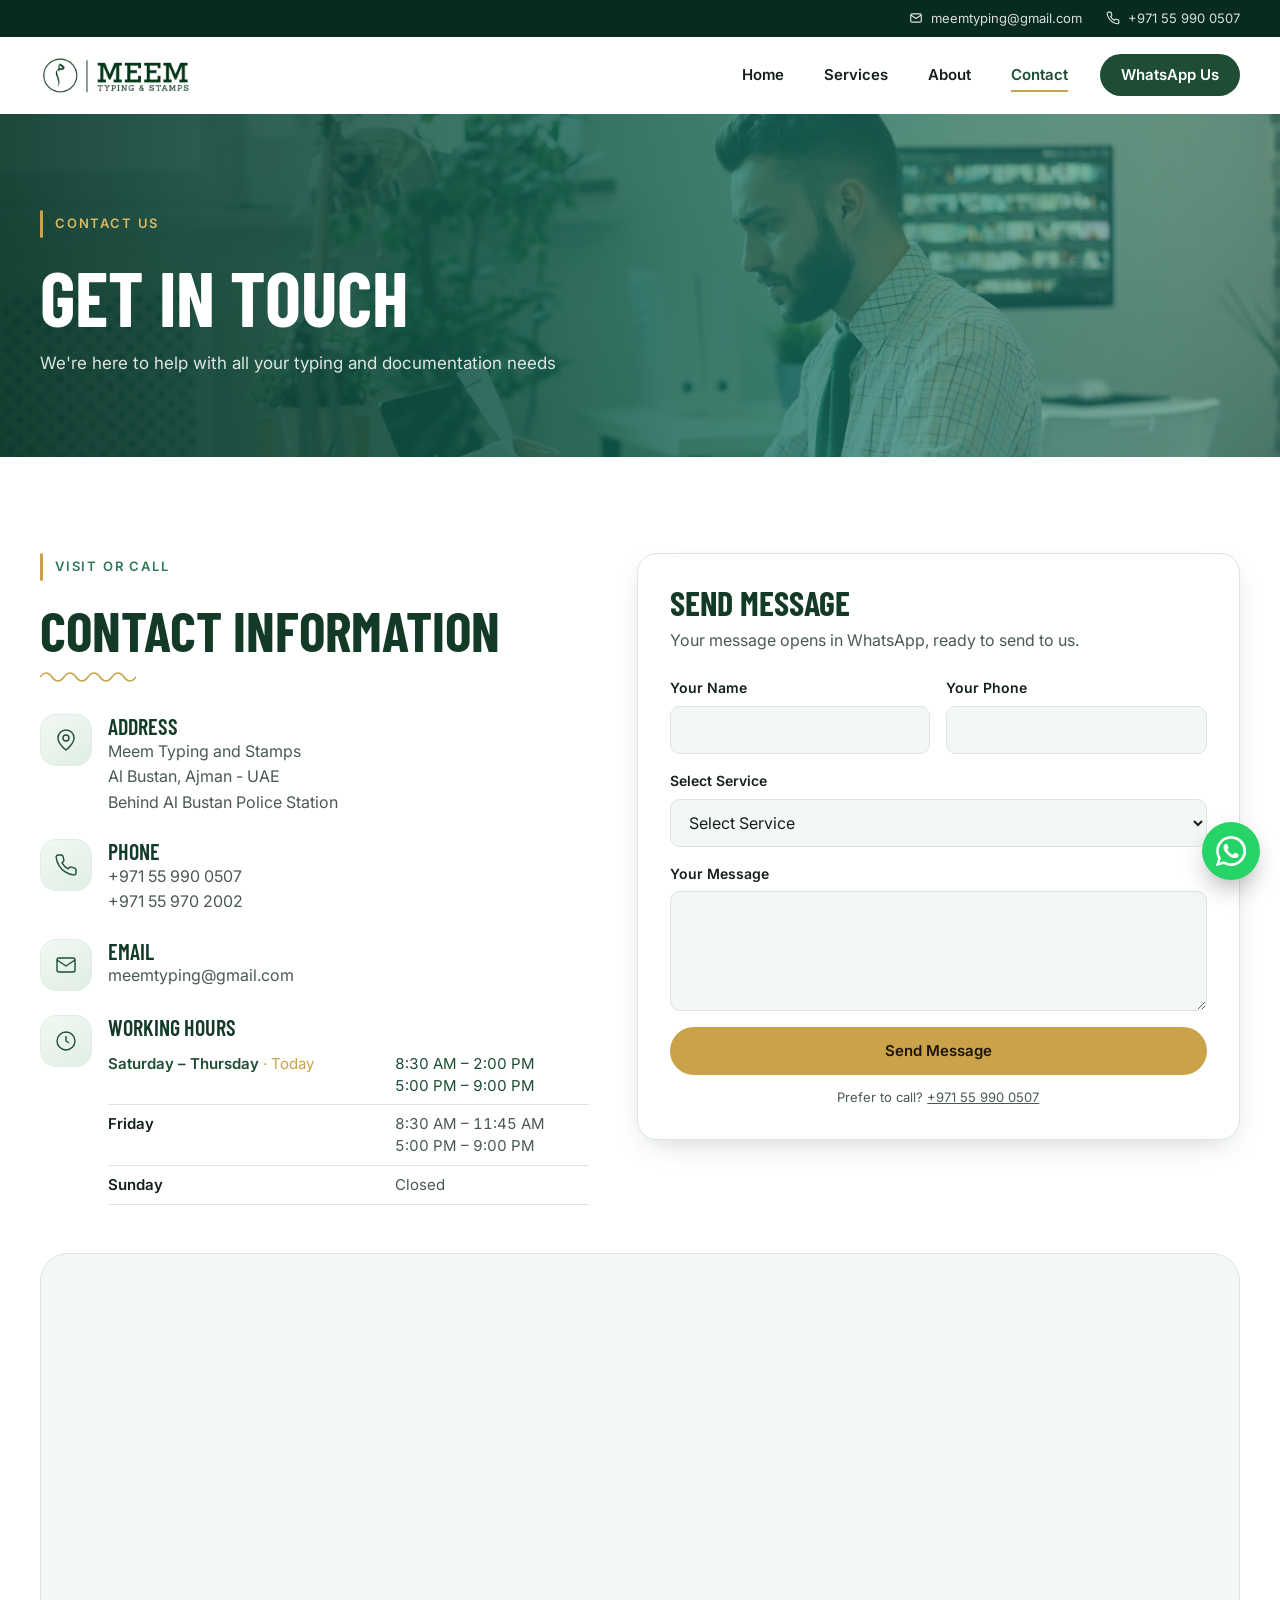
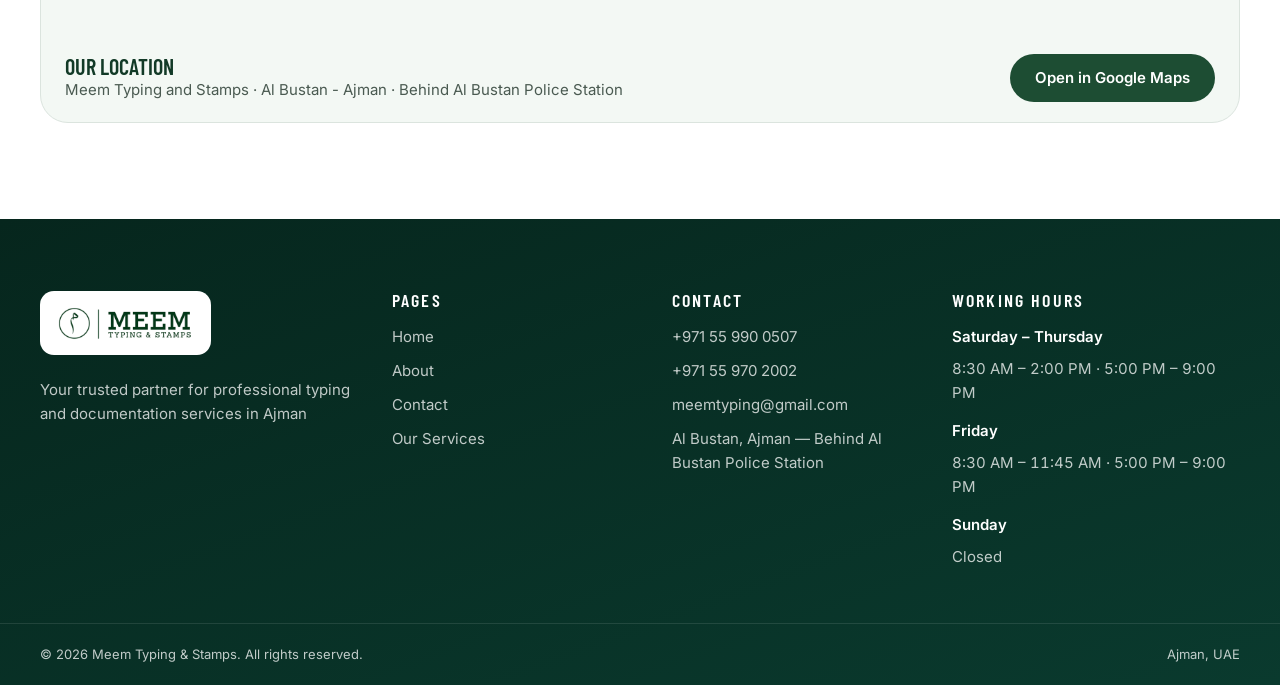
<file: contact/index.html>
<!doctype html>
<html lang="en">
<head>
  <meta charset="utf-8">
  <meta name="viewport" content="width=device-width, initial-scale=1">
  <title>Contact Us - Meem Typing & Stamps, Ajman</title>
  <meta name="description" content="Get in touch with Meem Typing & Stamps in Al Bustan, Ajman. Phone, WhatsApp, email, working hours and location.">
  <link rel="canonical" href="https://meemtyping.com/contact/">
  <meta property="og:type" content="website">
  <meta property="og:title" content="Contact Us - Meem Typing & Stamps, Ajman">
  <meta property="og:description" content="Get in touch with Meem Typing & Stamps in Al Bustan, Ajman. Phone, WhatsApp, email, working hours and location.">
  <meta property="og:url" content="https://meemtyping.com/contact/">
  <meta property="og:image" content="https://meemtyping.com/img/hero.webp">
  <meta name="theme-color" content="#123a27">
  <link rel="icon" type="image/png" href="../favicon.png">
  <link rel="preconnect" href="https://fonts.googleapis.com">
  <link rel="preconnect" href="https://fonts.gstatic.com" crossorigin>
  <link rel="stylesheet" href="https://fonts.googleapis.com/css2?family=Barlow+Condensed:wght@400;600;700&family=Inter:wght@400;600&display=swap">
  <link rel="preload" as="image" href="../img/hero.webp">
  <link rel="stylesheet" href="../style.css">
  <script src="../main.js" defer></script>
</head>
<body>
  <a class="skip" href="#main">Skip to content</a>

  <div class="topbar">
    <div class="wrap">
      <a href="mailto:meemtyping@gmail.com"><svg viewBox="0 0 24 24" fill="none" stroke="currentColor" stroke-width="2" aria-hidden="true"><rect x="3" y="5" width="18" height="14" rx="2"/><path d="m3 7 9 6 9-6"/></svg><span class="email-text">meemtyping@gmail.com</span><span class="sr-only">Email</span></a>
      <a href="tel:+971559900507"><svg viewBox="0 0 24 24" fill="none" stroke="currentColor" stroke-width="2" aria-hidden="true"><path d="M22 16.9v3a2 2 0 0 1-2.2 2 19.8 19.8 0 0 1-8.6-3.1 19.5 19.5 0 0 1-6-6A19.8 19.8 0 0 1 2.1 4.2 2 2 0 0 1 4.1 2h3a2 2 0 0 1 2 1.7c.1 1 .4 1.9.7 2.8a2 2 0 0 1-.5 2.1L8 9.9a16 16 0 0 0 6 6l1.3-1.3a2 2 0 0 1 2.1-.4c.9.3 1.8.6 2.8.7a2 2 0 0 1 1.7 2z"/></svg>+971 55 990 0507</a>
    </div>
  </div>

  <header class="site-header">
    <div class="wrap">
      <a class="brand" href="../" aria-label="Meem Typing & Stamps — home"><img src="../img/logo-sm.png" width="400" height="116" alt="Meem Typing & Stamps"></a>
      <button class="menu-btn" aria-label="Menu" aria-expanded="false" aria-controls="nav"><span></span><span></span><span></span></button>
      <nav class="nav" id="nav" aria-label="Main">
        <a href="../">Home</a>
        <a href="../services/">Services</a>
        <a href="../about/">About</a>
        <a href="../contact/" aria-current="page">Contact</a>
        <a class="btn btn-green" href="https://wa.me/971559900507" target="_blank" rel="noopener">WhatsApp Us</a>
      </nav>
    </div>
  </header>

  <main id="main">
    <section class="page-hero">
      <img src="../img/hero.webp" alt="" width="1920" height="1280">
      <div class="wrap">
        <span class="eyebrow rise">Contact Us</span>
        <h1 class="rise" style="--i:1">Get In Touch</h1>
        <p class="rise" style="--i:2">We're here to help with all your typing and documentation needs</p>
      </div>
    </section>

    <section class="section" aria-labelledby="info-title">
      <div class="wrap">
        <div class="contact">
          <div class="reveal">
            <div class="head" style="margin-bottom:32px">
              <span class="eyebrow">Visit or call</span>
              <h2 id="info-title">Contact Information</h2>
            </div>
            <div class="info">
              <div class="info-row">
                <div class="icon"><svg viewBox="0 0 24 24" fill="none" stroke="currentColor" stroke-width="1.8" aria-hidden="true"><path d="M20 10c0 6-8 12-8 12s-8-6-8-12a8 8 0 0 1 16 0z"/><circle cx="12" cy="10" r="3"/></svg></div>
                <div><h3>Address</h3><p>Meem Typing and Stamps<br>Al Bustan, Ajman - UAE<br>Behind Al Bustan Police Station</p></div>
              </div>
              <div class="info-row">
                <div class="icon"><svg viewBox="0 0 24 24" fill="none" stroke="currentColor" stroke-width="1.8" aria-hidden="true"><path d="M22 16.9v3a2 2 0 0 1-2.2 2 19.8 19.8 0 0 1-8.6-3.1 19.5 19.5 0 0 1-6-6A19.8 19.8 0 0 1 2.1 4.2 2 2 0 0 1 4.1 2h3a2 2 0 0 1 2 1.7c.1 1 .4 1.9.7 2.8a2 2 0 0 1-.5 2.1L8 9.9a16 16 0 0 0 6 6l1.3-1.3a2 2 0 0 1 2.1-.4c.9.3 1.8.6 2.8.7a2 2 0 0 1 1.7 2z"/></svg></div>
                <div><h3>Phone</h3><a href="tel:+971559900507">+971 55 990 0507</a><a href="tel:+971559702002">+971 55 970 2002</a></div>
              </div>
              <div class="info-row">
                <div class="icon"><svg viewBox="0 0 24 24" fill="none" stroke="currentColor" stroke-width="1.8" aria-hidden="true"><rect x="3" y="5" width="18" height="14" rx="2"/><path d="m3 7 9 6 9-6"/></svg></div>
                <div><h3>Email</h3><a href="mailto:meemtyping@gmail.com">meemtyping@gmail.com</a></div>
              </div>
              <div class="info-row">
                <div class="icon"><svg viewBox="0 0 24 24" fill="none" stroke="currentColor" stroke-width="1.8" aria-hidden="true"><circle cx="12" cy="12" r="9"/><path d="M12 7v5l3 2"/></svg></div>
                <div>
                  <h3>Working Hours</h3>
                  <table class="hours">
                    <caption class="sr-only">Working hours</caption>
                    <tr data-days="1,2,3,4,6"><th scope="row">Saturday – Thursday</th><td>8:30 AM – 2:00 PM<br>5:00 PM – 9:00 PM</td></tr>
                    <tr data-days="5"><th scope="row">Friday</th><td>8:30 AM – 11:45 AM<br>5:00 PM – 9:00 PM</td></tr>
                    <tr data-days="0"><th scope="row">Sunday</th><td>Closed</td></tr>
                  </table>
                </div>
              </div>
            </div>
          </div>

          <form class="form reveal" id="enquiry" style="--i:1">
            <h2>Send Message</h2>
            <p>Your message opens in WhatsApp, ready to send to us.</p>
            <div class="fields">
              <div class="two">
                <div class="field"><label for="f-name">Your Name</label><input id="f-name" name="name" autocomplete="name" required></div>
                <div class="field"><label for="f-phone">Your Phone</label><input id="f-phone" name="phone" type="tel" autocomplete="tel" inputmode="tel" required></div>
              </div>
              <div class="field">
                <label for="f-service">Select Service</label>
                <select id="f-service" name="service" required>
                  <option value="" disabled selected>Select Service</option>
                  <option>Document Typing</option><option>Stamp Services</option><option>Visa Services</option>
                  <option>Emirates ID</option><option>Printing Services</option><option>Translation</option><option>Other</option>
                </select>
              </div>
              <div class="field"><label for="f-msg">Your Message</label><textarea id="f-msg" name="message"></textarea></div>
            </div>
            <button class="btn btn-gold" type="submit">Send Message</button>
            <p class="note">Prefer to call? <a href="tel:+971559900507">+971 55 990 0507</a></p>
          </form>
        </div>

        <div class="map reveal">
          <iframe title="Map: Meem Typing and Stamps, Al Bustan, Ajman" loading="lazy" referrerpolicy="no-referrer-when-downgrade" src="https://maps.google.com/maps?q=Meem+Typing+and+Stamps+Al+Bustan+Ajman&amp;z=16&amp;output=embed"></iframe>
          <div class="bar">
            <div><h3>Our Location</h3><p>Meem Typing and Stamps · Al Bustan - Ajman · Behind Al Bustan Police Station</p></div>
            <a class="btn btn-green" href="https://www.google.com/maps/search/?api=1&amp;query=Meem+Typing+and+Stamps+Al+Bustan+Ajman" target="_blank" rel="noopener">Open in Google Maps</a>
          </div>
        </div>
      </div>
    </section>
  </main>

  <footer class="site-footer">
    <div class="wrap foot">
      <div>
        <a class="logo-chip" href="../"><img src="../img/logo-sm.png" width="400" height="116" alt="Meem Typing & Stamps" loading="lazy"></a>
        <p>Your trusted partner for professional typing and documentation services in Ajman</p>
      </div>
      <div>
        <h3>Pages</h3>
        <ul><li><a href="../">Home</a></li><li><a href="../about/">About</a></li><li><a href="../contact/">Contact</a></li><li><a href="../services/">Our Services</a></li></ul>
      </div>
      <div>
        <h3>Contact</h3>
        <ul>
          <li><a href="tel:+971559900507">+971 55 990 0507</a></li>
          <li><a href="tel:+971559702002">+971 55 970 2002</a></li>
          <li><a href="mailto:meemtyping@gmail.com">meemtyping@gmail.com</a></li>
          <li>Al Bustan, Ajman — Behind Al Bustan Police Station</li>
        </ul>
      </div>
      <div>
        <h3>Working Hours</h3>
        <dl>
          <dt>Saturday – Thursday</dt><dd>8:30 AM – 2:00 PM · 5:00 PM – 9:00 PM</dd>
          <dt>Friday</dt><dd>8:30 AM – 11:45 AM · 5:00 PM – 9:00 PM</dd>
          <dt>Sunday</dt><dd>Closed</dd>
        </dl>
      </div>
    </div>
    <div class="legal"><div class="wrap"><span>© <span data-year>2026</span> Meem Typing &amp; Stamps. All rights reserved.</span><span>Ajman, UAE</span></div></div>
  </footer>

  <a class="wa-float" href="https://wa.me/971559900507" target="_blank" rel="noopener" aria-label="Contact us on WhatsApp">
    <svg viewBox="0 0 24 24" fill="currentColor" aria-hidden="true"><path d="M17.5 14.4c-.3-.1-1.8-.9-2-1-.3-.1-.5-.1-.7.1-.2.3-.8 1-.9 1.2-.2.2-.3.2-.6.1-.3-.1-1.3-.5-2.4-1.5-.9-.8-1.5-1.8-1.7-2.1-.2-.3 0-.5.1-.6l.4-.5.3-.5c.1-.2 0-.4 0-.5l-.9-2.2c-.2-.6-.5-.5-.7-.5h-.6c-.2 0-.5.1-.8.4-.3.3-1 1-1 2.5s1.1 2.9 1.2 3.1c.1.2 2.1 3.2 5.1 4.5.7.3 1.3.5 1.7.6.7.2 1.4.2 1.9.1.6-.1 1.8-.7 2-1.4.2-.7.2-1.3.2-1.4-.1-.1-.3-.2-.6-.3zM12 21.8c-1.8 0-3.5-.5-5-1.4l-.4-.2-3.7 1 1-3.6-.2-.4A9.8 9.8 0 0 1 12 2.2a9.8 9.8 0 0 1 0 19.6zM12 0a12 12 0 0 0-10.3 18L0 24l6.2-1.6A12 12 0 1 0 12 0z"/></svg>
  </a>
</body>
</html>
</file>
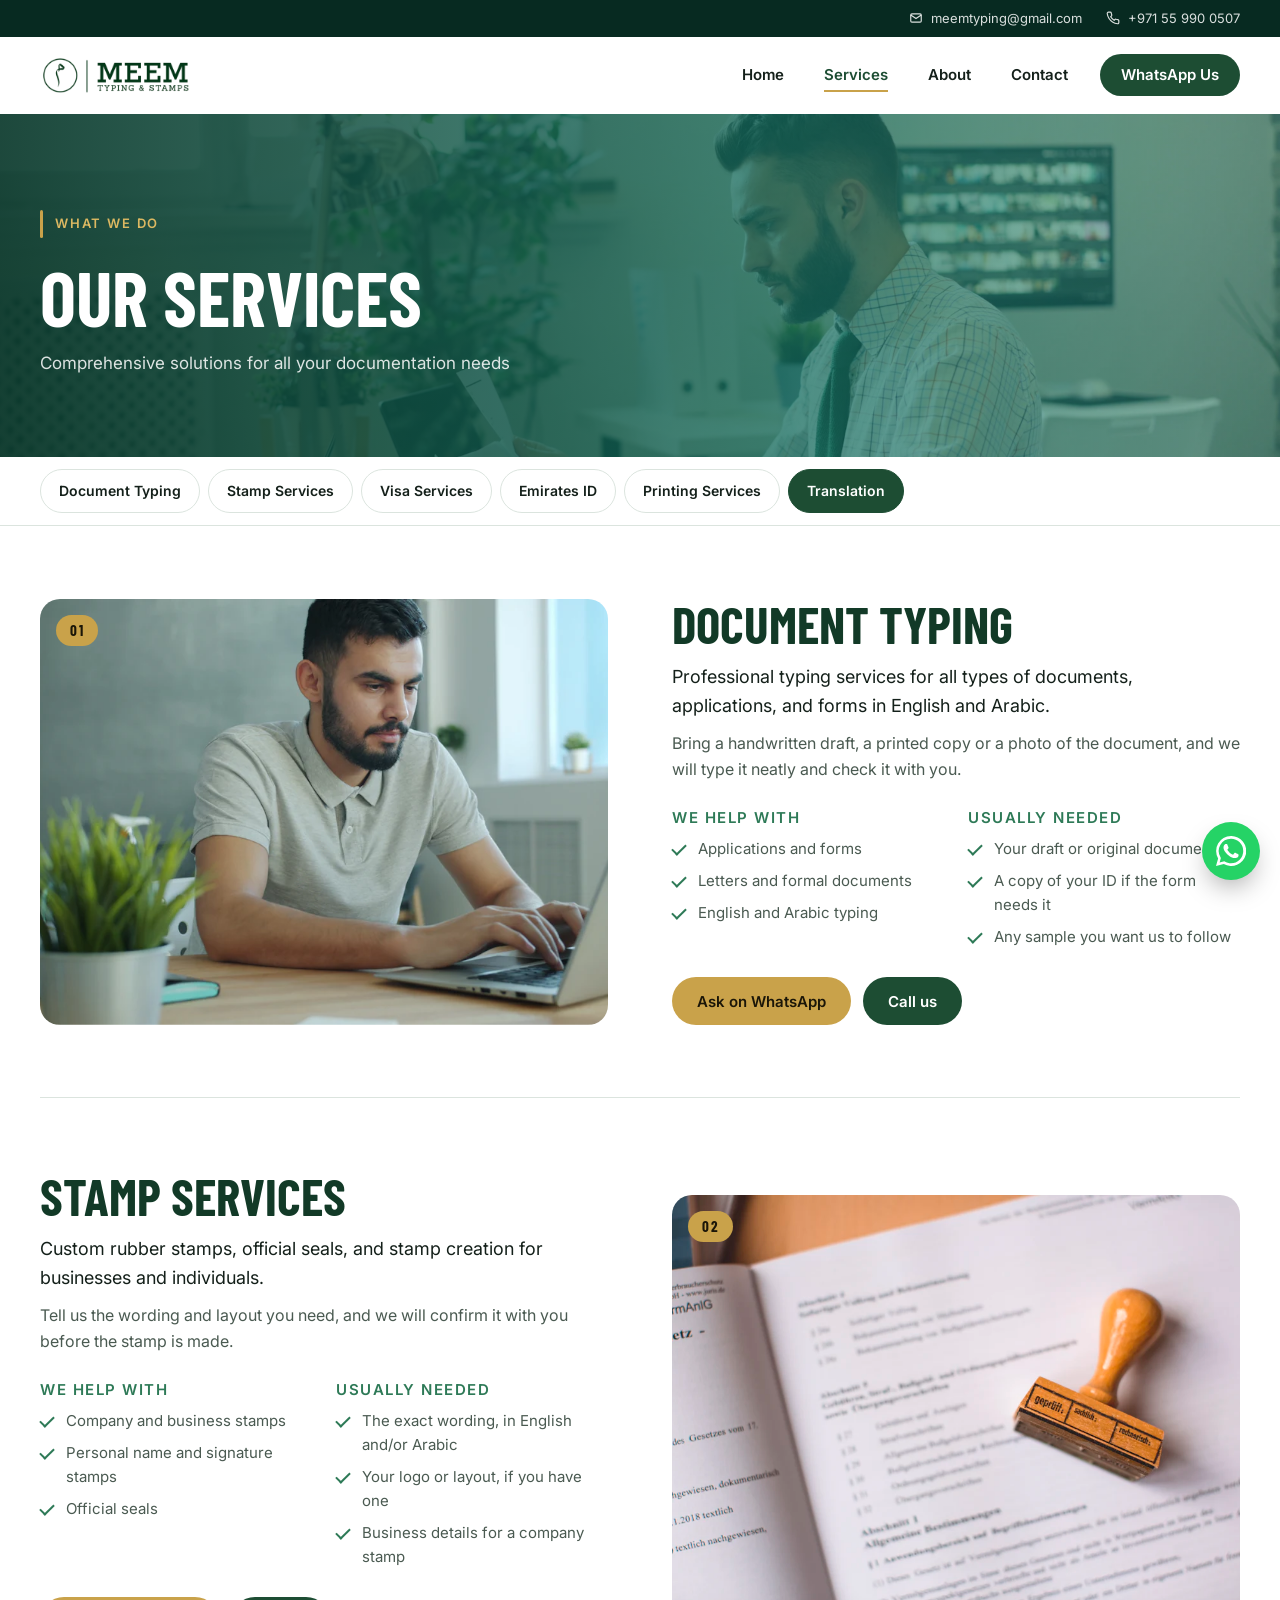
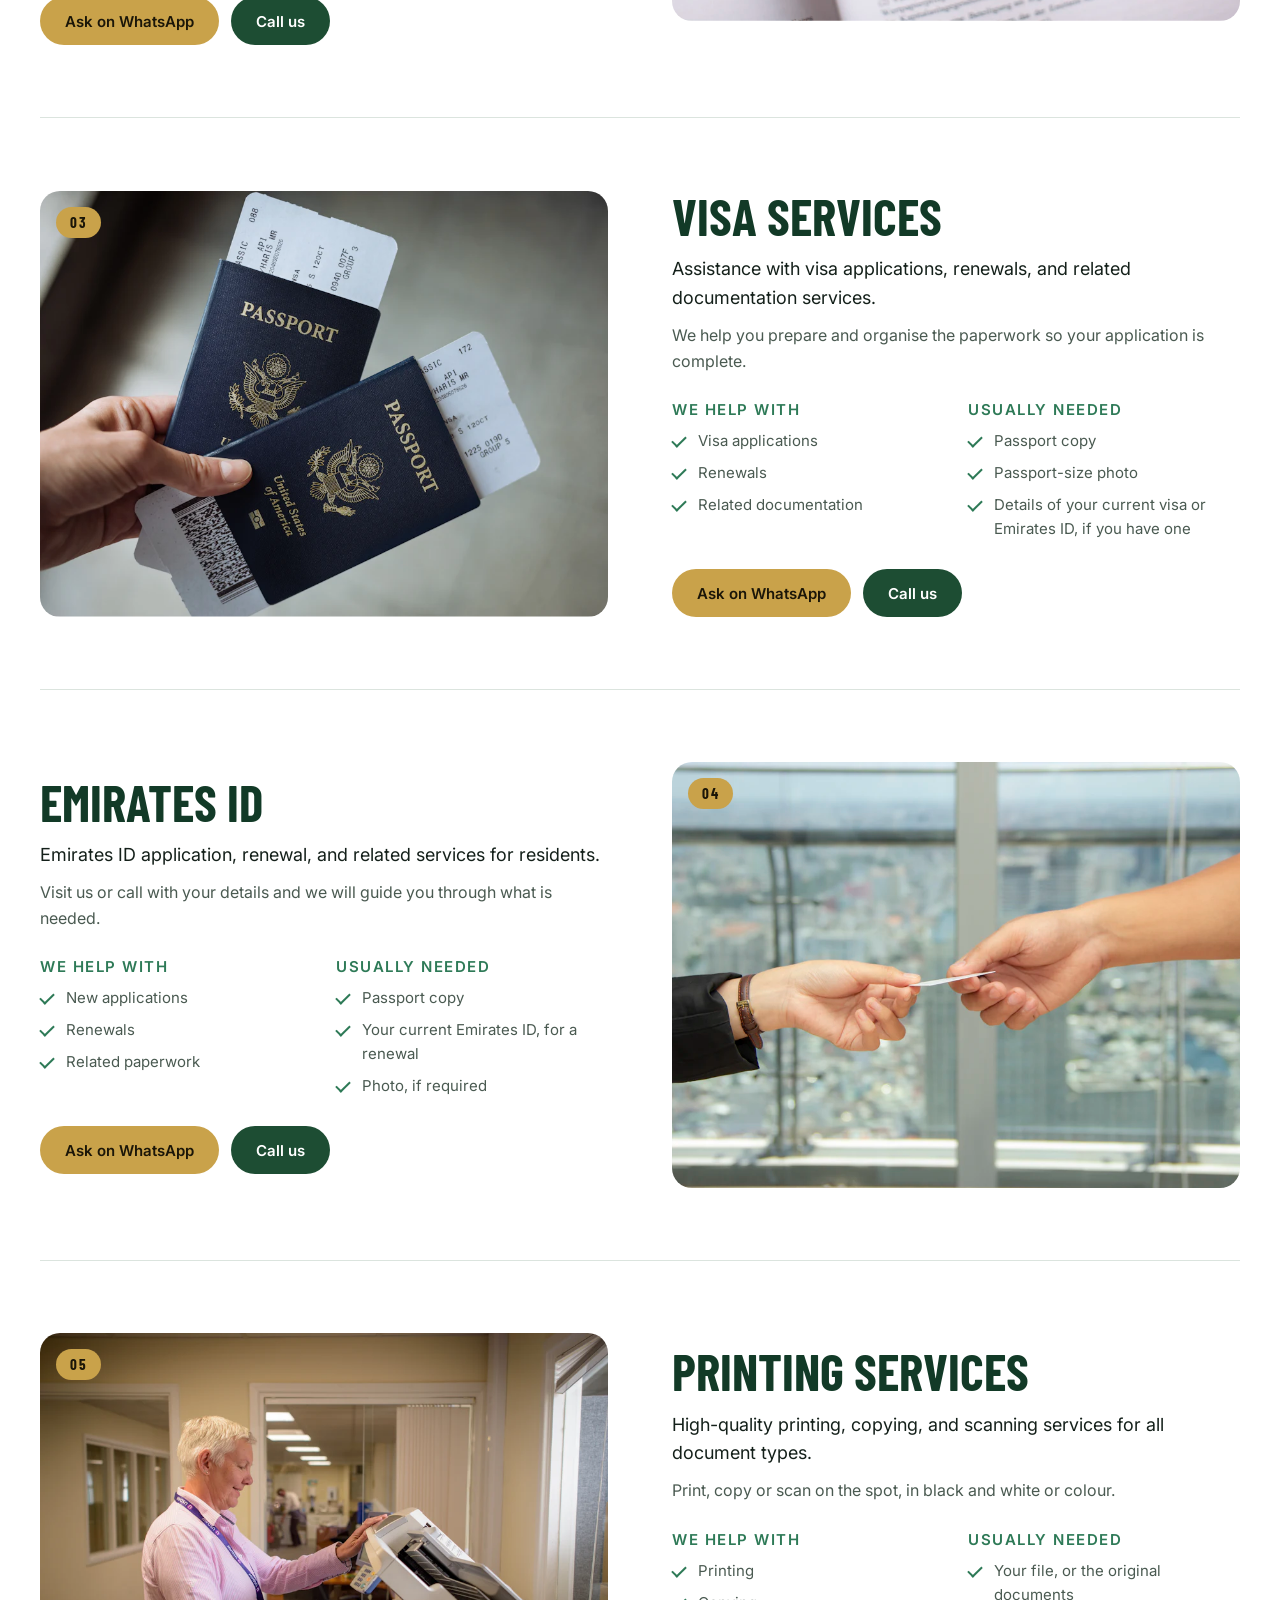
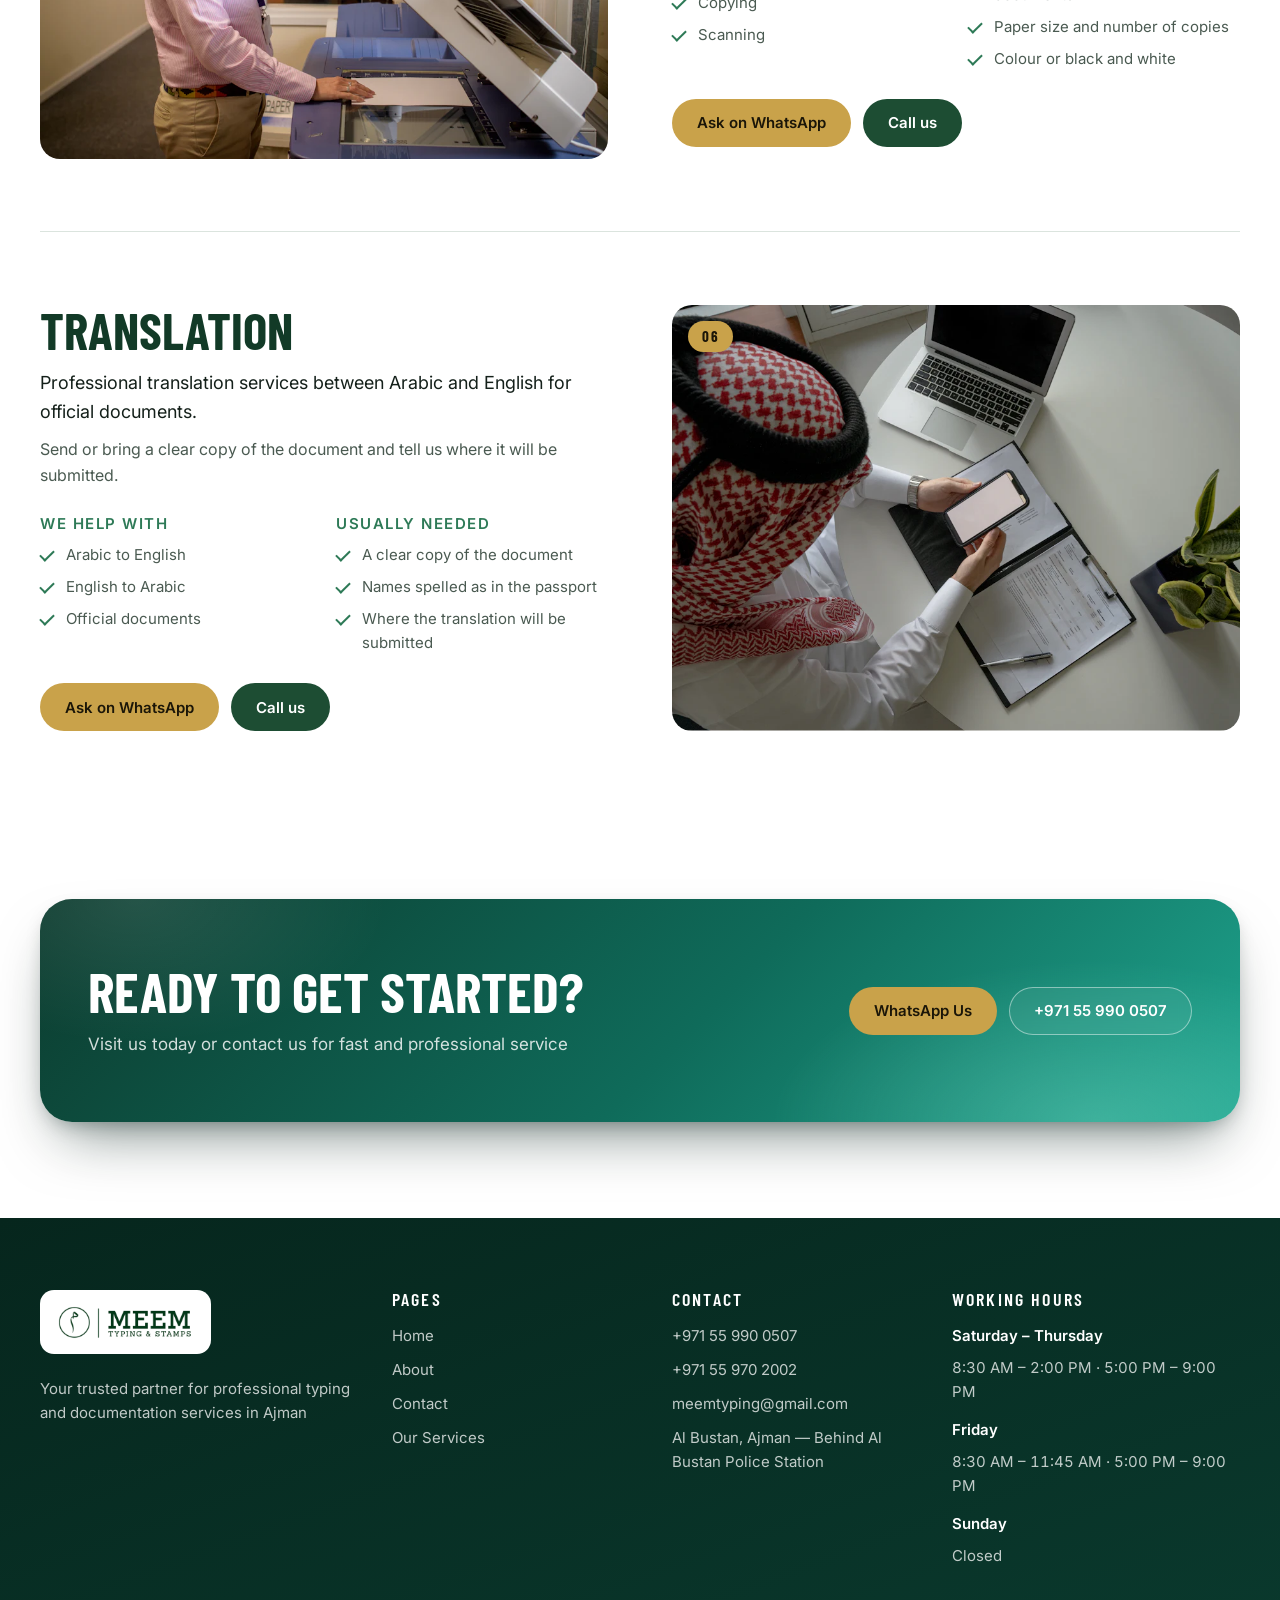
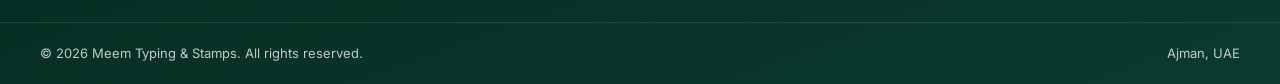
<file: services/index.html>
<!doctype html>
<html lang="en">
<head>
  <meta charset="utf-8">
  <meta name="viewport" content="width=device-width, initial-scale=1">
  <title>Our Services - Meem Typing & Stamps, Ajman</title>
  <meta name="description" content="Document typing, stamp services, visa services, Emirates ID, printing and translation in Al Bustan, Ajman, UAE.">
  <link rel="canonical" href="https://meemtyping.com/services/">
  <meta property="og:type" content="website">
  <meta property="og:title" content="Our Services - Meem Typing & Stamps, Ajman">
  <meta property="og:description" content="Document typing, stamp services, visa services, Emirates ID, printing and translation in Al Bustan, Ajman, UAE.">
  <meta property="og:url" content="https://meemtyping.com/services/">
  <meta property="og:image" content="https://meemtyping.com/img/hero.webp">
  <meta name="theme-color" content="#123a27">
  <link rel="icon" type="image/png" href="../favicon.png">
  <link rel="preconnect" href="https://fonts.googleapis.com">
  <link rel="preconnect" href="https://fonts.gstatic.com" crossorigin>
  <link rel="stylesheet" href="https://fonts.googleapis.com/css2?family=Barlow+Condensed:wght@400;600;700&family=Inter:wght@400;600&display=swap">
  <script type="importmap">{"imports":{"three":"https://cdn.jsdelivr.net/npm/three@0.186.1/build/three.module.min.js"}}</script>
  <link rel="preload" as="image" href="../img/hero.webp">
  <link rel="stylesheet" href="../style.css">
  <script src="../main.js" defer></script>
</head>
<body>
  <a class="skip" href="#main">Skip to content</a>

  <div class="topbar">
    <div class="wrap">
      <a href="mailto:meemtyping@gmail.com"><svg viewBox="0 0 24 24" fill="none" stroke="currentColor" stroke-width="2" aria-hidden="true"><rect x="3" y="5" width="18" height="14" rx="2"/><path d="m3 7 9 6 9-6"/></svg><span class="email-text">meemtyping@gmail.com</span><span class="sr-only">Email</span></a>
      <a href="tel:+971559900507"><svg viewBox="0 0 24 24" fill="none" stroke="currentColor" stroke-width="2" aria-hidden="true"><path d="M22 16.9v3a2 2 0 0 1-2.2 2 19.8 19.8 0 0 1-8.6-3.1 19.5 19.5 0 0 1-6-6A19.8 19.8 0 0 1 2.1 4.2 2 2 0 0 1 4.1 2h3a2 2 0 0 1 2 1.7c.1 1 .4 1.9.7 2.8a2 2 0 0 1-.5 2.1L8 9.9a16 16 0 0 0 6 6l1.3-1.3a2 2 0 0 1 2.1-.4c.9.3 1.8.6 2.8.7a2 2 0 0 1 1.7 2z"/></svg>+971 55 990 0507</a>
    </div>
  </div>

  <header class="site-header">
    <div class="wrap">
      <a class="brand" href="../" aria-label="Meem Typing & Stamps — home"><img src="../img/logo-sm.png" width="400" height="116" alt="Meem Typing & Stamps"></a>
      <button class="menu-btn" aria-label="Menu" aria-expanded="false" aria-controls="nav"><span></span><span></span><span></span></button>
      <nav class="nav" id="nav" aria-label="Main">
        <a href="../">Home</a>
        <a href="../services/" aria-current="page">Services</a>
        <a href="../about/">About</a>
        <a href="../contact/">Contact</a>
        <a class="btn btn-green" href="https://wa.me/971559900507" target="_blank" rel="noopener">WhatsApp Us</a>
      </nav>
    </div>
  </header>

  <main id="main">
    <section class="page-hero"><img src="../img/hero.webp" alt="" width="1920" height="1285"><div class="wrap"><span class="eyebrow rise">What we do</span><h1 class="rise" style="--i:1">Our Services</h1><p class="rise" style="--i:2">Comprehensive solutions for all your documentation needs</p></div></section>
    <div class="chips-bar"><nav class="wrap chips" aria-label="Services"><a href="#typing">Document Typing</a><a href="#stamps">Stamp Services</a><a href="#visa">Visa Services</a><a href="#emirates-id">Emirates ID</a><a href="#printing">Printing Services</a><a href="#translation">Translation</a></nav></div>
    <div class="wrap">
      <article class="row reveal" id="typing">
        <div class="row-img"><img src="../img/typing.webp" alt="A man typing on a laptop at a desk" width="1000" height="667" loading="lazy"><span class="tag">01</span></div>
        <div>
          <h2>Document Typing</h2>
          <p class="lead">Professional typing services for all types of documents, applications, and forms in English and Arabic.</p>
          <p>Bring a handwritten draft, a printed copy or a photo of the document, and we will type it neatly and check it with you.</p>
          <!-- CONFIRM with client: the two lists below are general and should match what Meem actually offers -->
          <div class="lists"><div><h3>We help with</h3><ul><li>Applications and forms</li><li>Letters and formal documents</li><li>English and Arabic typing</li></ul></div><div><h3>Usually needed</h3><ul><li>Your draft or original documents</li><li>A copy of your ID if the form needs it</li><li>Any sample you want us to follow</li></ul></div></div>
          <div class="hero-cta"><a class="btn btn-gold" href="https://wa.me/971559900507?text=Hello%20Meem%20Typing%20%26%20Stamps%2C%20I%20need%20help%20with%20Document%20Typing" target="_blank" rel="noopener">Ask on WhatsApp</a><a class="btn btn-green" href="tel:+971559900507">Call us</a></div>
        </div>
      </article>
      <article class="row reveal" id="stamps">
        <div class="row-img"><img src="../img/stamps.webp" alt="A rubber stamp resting on an open document" width="1000" height="667" loading="lazy"><span class="tag">02</span></div>
        <div>
          <h2>Stamp Services</h2>
          <p class="lead">Custom rubber stamps, official seals, and stamp creation for businesses and individuals.</p>
          <p>Tell us the wording and layout you need, and we will confirm it with you before the stamp is made.</p>
          <!-- CONFIRM with client: the two lists below are general and should match what Meem actually offers -->
          <div class="lists"><div><h3>We help with</h3><ul><li>Company and business stamps</li><li>Personal name and signature stamps</li><li>Official seals</li></ul></div><div><h3>Usually needed</h3><ul><li>The exact wording, in English and/or Arabic</li><li>Your logo or layout, if you have one</li><li>Business details for a company stamp</li></ul></div></div>
          <div class="hero-cta"><a class="btn btn-gold" href="https://wa.me/971559900507?text=Hello%20Meem%20Typing%20%26%20Stamps%2C%20I%20need%20help%20with%20Stamp%20Services" target="_blank" rel="noopener">Ask on WhatsApp</a><a class="btn btn-green" href="tel:+971559900507">Call us</a></div>
        </div>
      </article>
      <article class="row reveal" id="visa">
        <div class="row-img"><img src="../img/visa.webp" alt="Passports and boarding passes held in a hand" width="1000" height="667" loading="lazy"><span class="tag">03</span></div>
        <div>
          <h2>Visa Services</h2>
          <p class="lead">Assistance with visa applications, renewals, and related documentation services.</p>
          <p>We help you prepare and organise the paperwork so your application is complete.</p>
          <!-- CONFIRM with client: the two lists below are general and should match what Meem actually offers -->
          <div class="lists"><div><h3>We help with</h3><ul><li>Visa applications</li><li>Renewals</li><li>Related documentation</li></ul></div><div><h3>Usually needed</h3><ul><li>Passport copy</li><li>Passport-size photo</li><li>Details of your current visa or Emirates ID, if you have one</li></ul></div></div>
          <div class="hero-cta"><a class="btn btn-gold" href="https://wa.me/971559900507?text=Hello%20Meem%20Typing%20%26%20Stamps%2C%20I%20need%20help%20with%20Visa%20Services" target="_blank" rel="noopener">Ask on WhatsApp</a><a class="btn btn-green" href="tel:+971559900507">Call us</a></div>
        </div>
      </article>
      <article class="row reveal" id="emirates-id">
        <div class="row-img"><img src="../img/eid.webp" alt="A card being handed over" width="1000" height="667" loading="lazy"><span class="tag">04</span></div>
        <div>
          <h2>Emirates ID</h2>
          <p class="lead">Emirates ID application, renewal, and related services for residents.</p>
          <p>Visit us or call with your details and we will guide you through what is needed.</p>
          <!-- CONFIRM with client: the two lists below are general and should match what Meem actually offers -->
          <div class="lists"><div><h3>We help with</h3><ul><li>New applications</li><li>Renewals</li><li>Related paperwork</li></ul></div><div><h3>Usually needed</h3><ul><li>Passport copy</li><li>Your current Emirates ID, for a renewal</li><li>Photo, if required</li></ul></div></div>
          <div class="hero-cta"><a class="btn btn-gold" href="https://wa.me/971559900507?text=Hello%20Meem%20Typing%20%26%20Stamps%2C%20I%20need%20help%20with%20Emirates%20ID" target="_blank" rel="noopener">Ask on WhatsApp</a><a class="btn btn-green" href="tel:+971559900507">Call us</a></div>
        </div>
      </article>
      <article class="row reveal" id="printing">
        <div class="row-img"><img src="../img/printing.webp" alt="A staff member using a copier" width="1000" height="667" loading="lazy"><span class="tag">05</span></div>
        <div>
          <h2>Printing Services</h2>
          <p class="lead">High-quality printing, copying, and scanning services for all document types.</p>
          <p>Print, copy or scan on the spot, in black and white or colour.</p>
          <!-- CONFIRM with client: the two lists below are general and should match what Meem actually offers -->
          <div class="lists"><div><h3>We help with</h3><ul><li>Printing</li><li>Copying</li><li>Scanning</li></ul></div><div><h3>Usually needed</h3><ul><li>Your file, or the original documents</li><li>Paper size and number of copies</li><li>Colour or black and white</li></ul></div></div>
          <div class="hero-cta"><a class="btn btn-gold" href="https://wa.me/971559900507?text=Hello%20Meem%20Typing%20%26%20Stamps%2C%20I%20need%20help%20with%20Printing%20Services" target="_blank" rel="noopener">Ask on WhatsApp</a><a class="btn btn-green" href="tel:+971559900507">Call us</a></div>
        </div>
      </article>
      <article class="row reveal" id="translation">
        <div class="row-img"><img src="../img/translation.webp" alt="A customer reviewing documents on a phone and laptop" width="1000" height="667" loading="lazy"><span class="tag">06</span></div>
        <div>
          <h2>Translation</h2>
          <p class="lead">Professional translation services between Arabic and English for official documents.</p>
          <p>Send or bring a clear copy of the document and tell us where it will be submitted.</p>
          <!-- CONFIRM with client: the two lists below are general and should match what Meem actually offers -->
          <div class="lists"><div><h3>We help with</h3><ul><li>Arabic to English</li><li>English to Arabic</li><li>Official documents</li></ul></div><div><h3>Usually needed</h3><ul><li>A clear copy of the document</li><li>Names spelled as in the passport</li><li>Where the translation will be submitted</li></ul></div></div>
          <div class="hero-cta"><a class="btn btn-gold" href="https://wa.me/971559900507?text=Hello%20Meem%20Typing%20%26%20Stamps%2C%20I%20need%20help%20with%20Translation" target="_blank" rel="noopener">Ask on WhatsApp</a><a class="btn btn-green" href="tel:+971559900507">Call us</a></div>
        </div>
      </article>
    </div>
    <section class="section" aria-labelledby="cta-title"><div class="wrap"><div class="cta reveal">
      <div><h2 id="cta-title">Ready to Get Started?</h2><p>Visit us today or contact us for fast and professional service</p></div>
      <div class="acts"><a class="btn btn-gold" href="https://wa.me/971559900507" target="_blank" rel="noopener">WhatsApp Us</a><a class="btn btn-ghost" href="tel:+971559900507">+971 55 990 0507</a></div>
    </div></div></section>
  </main>

  <footer class="site-footer">
    <div class="wrap foot">
      <div>
        <a class="logo-chip" href="../"><img src="../img/logo-sm.png" width="400" height="116" alt="Meem Typing & Stamps" loading="lazy"></a>
        <p>Your trusted partner for professional typing and documentation services in Ajman</p>
      </div>
      <div>
        <h3>Pages</h3>
        <ul><li><a href="../">Home</a></li><li><a href="../about/">About</a></li><li><a href="../contact/">Contact</a></li><li><a href="../services/">Our Services</a></li></ul>
      </div>
      <div>
        <h3>Contact</h3>
        <ul>
          <li><a href="tel:+971559900507">+971 55 990 0507</a></li>
          <li><a href="tel:+971559702002">+971 55 970 2002</a></li>
          <li><a href="mailto:meemtyping@gmail.com">meemtyping@gmail.com</a></li>
          <li>Al Bustan, Ajman — Behind Al Bustan Police Station</li>
        </ul>
      </div>
      <div>
        <h3>Working Hours</h3>
        <dl>
          <dt>Saturday – Thursday</dt><dd>8:30 AM – 2:00 PM · 5:00 PM – 9:00 PM</dd>
          <dt>Friday</dt><dd>8:30 AM – 11:45 AM · 5:00 PM – 9:00 PM</dd>
          <dt>Sunday</dt><dd>Closed</dd>
        </dl>
      </div>
    </div>
    <div class="legal"><div class="wrap"><span>© <span data-year>2026</span> Meem Typing &amp; Stamps. All rights reserved.</span><span>Ajman, UAE</span></div></div>
  </footer>

  <a class="wa-float" href="https://wa.me/971559900507" target="_blank" rel="noopener" aria-label="Contact us on WhatsApp">
    <svg viewBox="0 0 24 24" fill="currentColor" aria-hidden="true"><path d="M17.5 14.4c-.3-.1-1.8-.9-2-1-.3-.1-.5-.1-.7.1-.2.3-.8 1-.9 1.2-.2.2-.3.2-.6.1-.3-.1-1.3-.5-2.4-1.5-.9-.8-1.5-1.8-1.7-2.1-.2-.3 0-.5.1-.6l.4-.5.3-.5c.1-.2 0-.4 0-.5l-.9-2.2c-.2-.6-.5-.5-.7-.5h-.6c-.2 0-.5.1-.8.4-.3.3-1 1-1 2.5s1.1 2.9 1.2 3.1c.1.2 2.1 3.2 5.1 4.5.7.3 1.3.5 1.7.6.7.2 1.4.2 1.9.1.6-.1 1.8-.7 2-1.4.2-.7.2-1.3.2-1.4-.1-.1-.3-.2-.6-.3zM12 21.8c-1.8 0-3.5-.5-5-1.4l-.4-.2-3.7 1 1-3.6-.2-.4A9.8 9.8 0 0 1 12 2.2a9.8 9.8 0 0 1 0 19.6zM12 0a12 12 0 0 0-10.3 18L0 24l6.2-1.6A12 12 0 1 0 12 0z"/></svg>
  </a>
</body>
</html>
</file>
<file: style.css>
/* Meem Typing & Stamps — one stylesheet, no framework. */
:root {
  --g950: #0c2a1c;
  --g900: #123a27;
  --g800: #1d4d33; /* logo green */
  --g600: #2e7a57;
  --g100: #dfeee5;
  --g50: #f3f8f4;
  --gold: #c9a24a;
  --gold-hi: #dcb862;
  --ink: #14201a;
  --muted: #4a5a51;
  --line: #dbe4de;
  --white: #fff;
  --r-sm: 10px;
  --r-lg: 20px;
  --shadow: 0 10px 30px -12px rgba(12, 42, 28, .25);
  --shadow-up: 0 24px 50px -20px rgba(12, 42, 28, .35);
  --display: "Barlow Condensed", "Arial Narrow", sans-serif;
  --body: "Inter", system-ui, -apple-system, "Segoe UI", sans-serif;
  --ease: cubic-bezier(.2, .7, .2, 1);
  --wrap: min(1200px, 100% - 32px);
}

*, *::before, *::after { box-sizing: border-box; }
html { scroll-behavior: smooth; -webkit-text-size-adjust: 100%; }
body { margin: 0; font: 400 16px/1.6 var(--body); color: var(--ink); background: var(--white); overflow-x: hidden; }
img { display: block; max-width: 100%; height: auto; }
a { color: inherit; }
h1, h2, h3 { margin: 0; line-height: 1.15; }
p { margin: 0; }
.wrap { width: var(--wrap); margin-inline: auto; }
.skip { position: absolute; left: -999px; top: 8px; z-index: 100; background: var(--gold); color: var(--ink); padding: 8px 16px; border-radius: var(--r-sm); }
.skip:focus { left: 16px; }
:focus-visible { outline: 3px solid var(--gold); outline-offset: 3px; }
.sr-only { position: absolute; width: 1px; height: 1px; overflow: hidden; clip: rect(0 0 0 0); white-space: nowrap; }

/* ---------- Buttons ---------- */
.btn { display: inline-flex; align-items: center; gap: 10px; min-height: 48px; padding: 0 24px; border-radius: 999px; font: 600 15px/1 var(--body); text-decoration: none; border: 1px solid transparent; cursor: pointer; transition: transform .2s var(--ease), background .2s, box-shadow .2s; }
.btn svg { width: 18px; height: 18px; flex: none; }
.btn-gold { background: var(--gold); color: #1b1608; }
.btn-gold:hover { background: var(--gold-hi); transform: translateY(-2px); box-shadow: 0 12px 24px -10px rgba(201, 162, 74, .7); }
.btn-ghost { color: var(--white); border-color: rgba(255, 255, 255, .45); background: rgba(255, 255, 255, .06); backdrop-filter: blur(6px); }
.btn-ghost:hover { background: rgba(255, 255, 255, .16); transform: translateY(-2px); }
.btn-green { background: var(--g800); color: var(--white); }
.btn-green:hover { background: var(--g900); transform: translateY(-2px); }

/* ---------- Top bar + header ---------- */
.topbar { background: var(--g950); color: rgba(255, 255, 255, .85); font-size: 13px; }
.topbar .wrap { display: flex; justify-content: flex-end; gap: 24px; padding-block: 8px; }
.topbar a { text-decoration: none; display: inline-flex; gap: 8px; align-items: center; }
.topbar a:hover { color: var(--gold-hi); }
.topbar svg { width: 14px; height: 14px; }

.site-header { position: sticky; top: 0; z-index: 50; background: rgba(255, 255, 255, .92); backdrop-filter: blur(12px); border-bottom: 1px solid transparent; transition: border-color .2s, box-shadow .2s; }
.site-header.scrolled { border-color: var(--line); box-shadow: 0 6px 20px -16px rgba(0, 0, 0, .4); }
.site-header .wrap { display: flex; align-items: center; justify-content: space-between; height: 76px; }
.brand img { height: 44px; width: auto; }
.nav { display: flex; align-items: center; gap: 8px; }
.nav a { position: relative; padding: 10px 16px; font-weight: 600; font-size: 15px; text-decoration: none; color: var(--ink); border-radius: 999px; }
.nav a::after { content: ""; position: absolute; left: 16px; right: 16px; bottom: 5px; height: 2px; background: var(--gold); transform: scaleX(0); transform-origin: left; transition: transform .25s var(--ease); }
.nav a:hover::after, .nav a[aria-current="page"]::after { transform: scaleX(1); }
.nav a[aria-current="page"] { color: var(--g800); }
.nav .btn { color: var(--white); margin-left: 8px; min-height: 42px; padding: 0 20px; }
.nav .btn::after { display: none; }
.menu-btn { display: none; width: 44px; height: 44px; border: 1px solid var(--line); border-radius: 12px; background: var(--white); cursor: pointer; }
.menu-btn span { display: block; width: 18px; height: 2px; margin: 4px auto; background: var(--ink); transition: transform .2s; }

@media (max-width: 760px) {
  .topbar .wrap { justify-content: center; gap: 16px; }
  .topbar .email-text { display: none; }
  .menu-btn { display: block; }
  .nav { position: absolute; top: 100%; left: 0; right: 0; flex-direction: column; align-items: stretch; gap: 4px; padding: 16px; background: var(--white); border-bottom: 1px solid var(--line); box-shadow: var(--shadow); display: none; }
  .nav.open { display: flex; }
  .nav a { padding: 14px 16px; }
  .nav .btn { margin: 8px 0 0; justify-content: center; }
  .brand img { height: 38px; }
}

/* ---------- Hero (home) — the service deck becomes the backdrop ---------- */
.hero { position: relative; isolation: isolate; min-height: calc(100svh - 110px); min-height: max(640px, calc(100svh - 110px)); color: var(--white); display: flex; flex-direction: column; overflow: hidden; background: var(--g900); }
.hero-bg { position: absolute; inset: 0; z-index: -2; }
.hero-bg img { position: absolute; inset: 0; width: 100%; height: 100%; object-fit: cover; opacity: 0; transform: scale(1.08); transition: opacity .9s var(--ease), transform 7s linear; }
.hero-bg img.on { opacity: 1; transform: scale(1); }
.hero::before { content: ""; position: absolute; inset: 0; z-index: -1; background:
  linear-gradient(90deg, rgba(12, 42, 28, .94) 0%, rgba(18, 58, 39, .82) 45%, rgba(18, 58, 39, .45) 100%),
  linear-gradient(0deg, rgba(12, 42, 28, .9) 0%, rgba(12, 42, 28, 0) 40%); }
.hero-main { flex: 1; display: grid; grid-template-columns: minmax(0, 1fr) minmax(0, 1.05fr); gap: 48px; align-items: center; padding-block: 64px 32px; }
.eyebrow { display: inline-flex; align-items: center; gap: 12px; font: 600 13px/1 var(--body); letter-spacing: .14em; text-transform: uppercase; color: var(--gold-hi); }
.eyebrow::before { content: ""; width: 3px; height: 28px; background: var(--gold); border-radius: 2px; }
.hero h1 { margin-top: 20px; font: 400 clamp(46px, 6.4vw, 88px)/.95 var(--display); text-transform: uppercase; letter-spacing: -.005em; }
.hero h1 b { display: block; font-weight: 700; color: var(--white); }
.hero-lead { margin-top: 24px; max-width: 52ch; font-size: 17px; color: rgba(255, 255, 255, .85); }
.hero-service { margin-top: 28px; padding-left: 16px; border-left: 2px solid var(--gold); min-height: 76px; max-width: 52ch; }
.hero-service .k { font: 600 12px/1 var(--body); letter-spacing: .14em; text-transform: uppercase; color: rgba(255, 255, 255, .6); }
.hero-service .t { margin-top: 8px; font: 600 26px/1.1 var(--display); text-transform: uppercase; letter-spacing: .02em; }
.hero-service .d { margin-top: 6px; color: rgba(255, 255, 255, .82); font-size: 15px; }
.hero-service.swap .t, .hero-service.swap .d { animation: swap .5s var(--ease); }
@keyframes swap { from { opacity: 0; transform: translateY(8px); } }
.hero-cta { margin-top: 32px; display: flex; flex-wrap: wrap; gap: 12px; }

/* The deck */
.deck-wrap { position: relative; min-width: 0; }
.deck { display: flex; gap: 16px; overflow-x: auto; scroll-snap-type: x mandatory; scroll-padding-inline: 4px; padding: 8px 4px 16px; scrollbar-width: none; }
.deck::-webkit-scrollbar { display: none; }
.deck.auto { scroll-snap-type: none; }
.deck { -webkit-mask-image: linear-gradient(90deg, transparent 0, #000 7%, #000 93%, transparent 100%); mask-image: linear-gradient(90deg, transparent 0, #000 7%, #000 93%, transparent 100%); padding-inline: 24px; }
.card { position: relative; flex: 0 0 clamp(200px, 17vw, 240px); aspect-ratio: 3 / 4; scroll-snap-align: start; border-radius: var(--r-lg); overflow: hidden; border: 1px solid rgba(255, 255, 255, .22); background: rgba(255, 255, 255, .08); color: var(--white); text-align: left; padding: 0; cursor: pointer; font: inherit; transition: transform .35s var(--ease), border-color .3s, box-shadow .35s, opacity .35s; opacity: .72; }
.card img { position: absolute; inset: 0; width: 100%; height: 100%; object-fit: cover; transition: transform .6s var(--ease); }
.card::after { content: ""; position: absolute; inset: 0; background: linear-gradient(180deg, rgba(12, 42, 28, .15) 0%, rgba(12, 42, 28, .35) 45%, rgba(12, 42, 28, .92) 100%); }
.card .c-body { position: absolute; z-index: 1; left: 18px; right: 18px; bottom: 18px; }
.card .num { position: absolute; z-index: 1; top: 16px; left: 18px; font: 600 13px/1 var(--display); letter-spacing: .12em; color: rgba(255, 255, 255, .8); }
.card .c-title { display: block; font: 700 30px/.95 var(--display); text-transform: uppercase; }
.card .c-sub { display: block; margin-top: 8px; font-size: 12px; letter-spacing: .1em; text-transform: uppercase; color: var(--gold-hi); }
.card:hover { opacity: 1; transform: translateY(-6px); }
.card:hover img { transform: scale(1.06); }
.card[aria-pressed="true"] { opacity: 1; border-color: var(--gold); box-shadow: 0 0 0 1px var(--gold), var(--shadow-up); transform: translateY(-6px); }
.deck-nav { display: flex; align-items: center; gap: 12px; margin-top: 8px; }
.deck-nav button { width: 44px; height: 44px; border-radius: 50%; border: 1px solid rgba(255, 255, 255, .35); background: rgba(255, 255, 255, .06); color: var(--white); cursor: pointer; display: grid; place-items: center; transition: background .2s; }
.deck-nav button:hover { background: rgba(255, 255, 255, .18); }
.deck-nav svg { width: 18px; height: 18px; }

/* HUD strip */
.hud { border-top: 1px solid rgba(255, 255, 255, .16); }
.hud .wrap { display: grid; grid-template-columns: repeat(3, minmax(0, 1fr)) auto; gap: 24px; padding-block: 20px 24px; align-items: end; }
.hud-item { display: flex; gap: 14px; align-items: flex-start; text-decoration: none; }
.hud-item svg { width: 34px; height: 34px; flex: none; stroke: var(--gold-hi); }
.hud-item .v { display: block; font: 600 22px/1.1 var(--display); letter-spacing: .02em; text-transform: uppercase; }
.hud-item .l { display: block; margin-top: 4px; font-size: 12px; letter-spacing: .08em; text-transform: uppercase; color: rgba(255, 255, 255, .65); }
a.hud-item:hover .v { color: var(--gold-hi); }
.dot { display: inline-block; width: 8px; height: 8px; border-radius: 50%; margin-right: 8px; vertical-align: middle; background: #9aa; }
.dot.open { background: #4ade80; box-shadow: 0 0 0 4px rgba(74, 222, 128, .2); }
.pager { display: flex; align-items: center; gap: 12px; font: 600 14px/1 var(--display); letter-spacing: .1em; color: rgba(255, 255, 255, .55); }
.pager .cur { color: var(--white); }
.pager i { display: block; width: 64px; height: 2px; background: rgba(255, 255, 255, .25); position: relative; overflow: hidden; }
.pager i::after { content: ""; position: absolute; inset: 0; background: var(--gold); transform: scaleX(var(--p, 0)); transform-origin: left; transition: transform .1s linear; }

@media (max-width: 980px) {
  .hero-main { grid-template-columns: 1fr; gap: 32px; padding-block: 48px 16px; }
  .hud .wrap { grid-template-columns: 1fr 1fr; }
  .pager { display: none; }
}
@media (max-width: 560px) {
  .hud .wrap { grid-template-columns: 1fr; gap: 16px; }
  .card { flex-basis: 64%; }
  .hero-cta .btn { flex: 1 1 100%; justify-content: center; }
}

/* ---------- Page hero (about / contact) ---------- */
.page-hero { position: relative; isolation: isolate; color: var(--white); padding-block: 96px 80px; overflow: hidden; background: var(--g900); }
.page-hero > img { position: absolute; inset: 0; z-index: -2; width: 100%; height: 100%; object-fit: cover; }
.page-hero::before { content: ""; position: absolute; inset: 0; z-index: -1; background: linear-gradient(90deg, rgba(12, 42, 28, .95), rgba(18, 58, 39, .75)); }
.page-hero h1 { margin-top: 16px; font: 700 clamp(44px, 6vw, 76px)/.95 var(--display); text-transform: uppercase; }
.page-hero p { margin-top: 16px; max-width: 56ch; font-size: 17px; color: rgba(255, 255, 255, .85); }

/* ---------- Sections ---------- */
.section { padding-block: 96px; }
.section.tint { background: var(--g50); }
.head { max-width: 640px; margin-bottom: 48px; }
.head.center { margin-inline: auto; text-align: center; }
.head .eyebrow { color: var(--g600); }
.head.center .eyebrow::before { display: none; }
.head h2 { margin-top: 14px; font: 700 clamp(36px, 4.4vw, 56px)/1 var(--display); text-transform: uppercase; color: var(--g900); }
.head p { margin-top: 14px; color: var(--muted); font-size: 17px; }

.grid { display: grid; gap: 24px; }
.grid-4 { grid-template-columns: repeat(4, minmax(0, 1fr)); }
.grid-3 { grid-template-columns: repeat(3, minmax(0, 1fr)); }
@media (max-width: 980px) { .grid-4, .grid-3 { grid-template-columns: repeat(2, minmax(0, 1fr)); } .section { padding-block: 72px; } }
@media (max-width: 560px) { .grid-4, .grid-3 { grid-template-columns: 1fr; } .section { padding-block: 56px; } }

.feature { padding: 32px 24px; background: var(--white); border: 1px solid var(--line); border-radius: var(--r-lg); transition: transform .3s var(--ease), box-shadow .3s, border-color .3s; }
.feature:hover { transform: translateY(-4px); box-shadow: var(--shadow); border-color: var(--g100); }
.icon { width: 52px; height: 52px; border-radius: 14px; display: grid; place-items: center; background: var(--g50); color: var(--g800); border: 1px solid var(--g100); }
.icon svg { width: 24px; height: 24px; }
.feature h3 { margin-top: 20px; font: 600 24px/1.1 var(--display); text-transform: uppercase; letter-spacing: .01em; color: var(--g900); }
.feature p { margin-top: 8px; color: var(--muted); font-size: 15px; }

.svc { position: relative; border-radius: var(--r-lg); overflow: hidden; background: var(--white); border: 1px solid var(--line); transition: transform .3s var(--ease), box-shadow .3s; }
.svc:hover { transform: translateY(-4px); box-shadow: var(--shadow-up); }
.svc figure { margin: 0; aspect-ratio: 16 / 10; overflow: hidden; background: var(--g100); }
.svc figure img { width: 100%; height: 100%; object-fit: cover; transition: transform .6s var(--ease); }
.svc:hover figure img { transform: scale(1.05); }
.svc .b { padding: 24px; }
.svc .n { font: 600 13px/1 var(--display); letter-spacing: .14em; color: var(--gold); }
.svc h3 { margin-top: 8px; font: 700 28px/1 var(--display); text-transform: uppercase; color: var(--g900); }
.svc p { margin-top: 10px; color: var(--muted); font-size: 15px; }

/* How it works */
.steps { counter-reset: s; display: grid; grid-template-columns: repeat(4, minmax(0, 1fr)); gap: 24px; position: relative; }
.steps::before { content: ""; position: absolute; top: 27px; left: 28px; right: 28px; height: 2px; background: repeating-linear-gradient(90deg, var(--g100) 0 8px, transparent 8px 14px); }
.step { position: relative; }
.step .no { position: relative; width: 56px; height: 56px; border-radius: 50%; display: grid; place-items: center; background: var(--g800); color: var(--white); font: 700 22px/1 var(--display); box-shadow: 0 0 0 6px var(--white); }
.section.tint .step .no { box-shadow: 0 0 0 6px var(--g50); }
.step:last-child .no { background: var(--gold); color: #1b1608; }
.step h3 { margin-top: 20px; font: 600 24px/1.1 var(--display); text-transform: uppercase; color: var(--g900); }
.step p { margin-top: 6px; color: var(--muted); font-size: 15px; }
@media (max-width: 760px) {
  .steps { grid-template-columns: 1fr; gap: 28px; }
  .steps::before { top: 28px; bottom: 28px; left: 27px; right: auto; width: 2px; height: auto; background: repeating-linear-gradient(180deg, var(--g100) 0 8px, transparent 8px 14px); }
  .step { display: grid; grid-template-columns: 56px 1fr; column-gap: 20px; }
  .step h3 { margin-top: 4px; }
  .step p { grid-column: 2; }
}

/* CTA band */
.cta { position: relative; isolation: isolate; overflow: hidden; border-radius: 28px; padding: 64px 48px; color: var(--white); background: var(--g900); display: grid; grid-template-columns: 1fr auto; gap: 32px; align-items: center; }
.cta::before { content: ""; position: absolute; inset: 0; z-index: -1; background: radial-gradient(600px 300px at 90% 0%, rgba(201, 162, 74, .35), transparent 60%), radial-gradient(500px 300px at 0% 100%, rgba(46, 122, 87, .6), transparent 60%); }
.cta h2 { font: 700 clamp(36px, 4.4vw, 56px)/1 var(--display); text-transform: uppercase; }
.cta p { margin-top: 12px; color: rgba(255, 255, 255, .82); font-size: 17px; }
.cta .acts { display: flex; flex-wrap: wrap; gap: 12px; }
@media (max-width: 760px) { .cta { grid-template-columns: 1fr; padding: 40px 24px; } .cta .acts .btn { flex: 1 1 100%; justify-content: center; } }

/* About */
.split { display: grid; grid-template-columns: 1.1fr 1fr; gap: 64px; align-items: center; }
.split .prose p + p { margin-top: 16px; }
.split .prose p { color: var(--muted); font-size: 17px; max-width: 60ch; }
.split .photo { position: relative; }
.split .photo img { border-radius: var(--r-lg); aspect-ratio: 4 / 5; object-fit: cover; width: 100%; }
.split .photo::before { content: ""; position: absolute; inset: 24px -24px -24px 24px; z-index: -1; border-radius: var(--r-lg); border: 2px solid var(--gold); }
.split .photo { isolation: isolate; }
@media (max-width: 860px) { .split { grid-template-columns: 1fr; gap: 48px; } .split .photo { margin-right: 24px; } }

/* Contact */
.contact { display: grid; grid-template-columns: 1fr 1.1fr; gap: 48px; align-items: start; }
@media (max-width: 900px) { .contact { grid-template-columns: 1fr; } }
.info { display: grid; gap: 24px; }
.info-row { display: grid; grid-template-columns: 52px 1fr; gap: 16px; }
.info-row h3 { font: 600 22px/1.1 var(--display); text-transform: uppercase; color: var(--g900); }
.info-row p, .info-row a { color: var(--muted); }
.info-row a { text-decoration: none; display: block; }
.info-row a:hover { color: var(--g800); text-decoration: underline; }
.hours { width: 100%; border-collapse: collapse; margin-top: 6px; font-size: 15px; font-variant-numeric: tabular-nums; }
.hours th, .hours td { padding: 8px 0; border-bottom: 1px solid var(--line); text-align: left; vertical-align: top; line-height: 1.45; }
.hours th { font-weight: 600; color: var(--ink); padding-right: 16px; white-space: nowrap; }
.hours td { color: var(--muted); }
.hours tr.today th, .hours tr.today td { color: var(--g800); }
.hours tr.today th::after { content: " · Today"; font-weight: 400; color: var(--gold); }

.form { padding: 32px; background: var(--white); border: 1px solid var(--line); border-radius: var(--r-lg); box-shadow: var(--shadow); }
.form h2 { font: 700 34px/1 var(--display); text-transform: uppercase; color: var(--g900); }
.form > p { margin-top: 8px; color: var(--muted); }
.fields { display: grid; gap: 16px; margin-top: 24px; }
.field label { display: block; font-weight: 600; font-size: 14px; margin-bottom: 6px; }
.field input, .field select, .field textarea { width: 100%; min-height: 48px; padding: 12px 14px; font: 400 16px/1.4 var(--body); color: var(--ink); background: var(--g50); border: 1px solid var(--line); border-radius: var(--r-sm); transition: border-color .2s, background .2s; }
.field textarea { min-height: 120px; resize: vertical; }
.field input:focus, .field select:focus, .field textarea:focus { outline: none; border-color: var(--g600); background: var(--white); box-shadow: 0 0 0 3px var(--g100); }
.two { display: grid; grid-template-columns: 1fr 1fr; gap: 16px; }
@media (max-width: 560px) { .two { grid-template-columns: 1fr; } .form { padding: 24px; } }
.form .btn { width: 100%; justify-content: center; margin-top: 8px; }
.form .note { margin-top: 12px; font-size: 13px; color: var(--muted); text-align: center; }

.map { margin-top: 48px; border-radius: var(--r-lg); overflow: hidden; border: 1px solid var(--line); background: var(--g50); }
.map iframe { display: block; width: 100%; height: 380px; border: 0; }
.map .bar { display: flex; flex-wrap: wrap; gap: 16px; align-items: center; justify-content: space-between; padding: 20px 24px; }
.map .bar h3 { font: 600 22px/1.1 var(--display); text-transform: uppercase; color: var(--g900); }
.map .bar p { color: var(--muted); font-size: 15px; }

/* ---------- Footer ---------- */
.site-footer { background: var(--g950); color: rgba(255, 255, 255, .75); font-size: 15px; }
.foot { display: grid; grid-template-columns: 1.3fr 1fr 1fr 1.2fr; gap: 40px; padding-block: 72px 48px; }
.foot .logo-chip { display: inline-block; background: var(--white); border-radius: 14px; padding: 12px 16px; }
.foot .logo-chip img { height: 40px; width: auto; }
.foot p { margin-top: 16px; max-width: 36ch; }
.foot h3 { font: 600 18px/1 var(--display); letter-spacing: .12em; text-transform: uppercase; color: var(--white); margin-bottom: 16px; }
.foot ul { list-style: none; margin: 0; padding: 0; display: grid; gap: 10px; }
.foot a { text-decoration: none; }
.foot a:hover { color: var(--gold-hi); }
.foot dl { margin: 0; display: grid; gap: 8px; font-variant-numeric: tabular-nums; }
.foot dt { color: var(--white); font-weight: 600; }
.foot dd { margin: 0 0 6px; }
.legal { border-top: 1px solid rgba(255, 255, 255, .1); }
.legal .wrap { padding-block: 20px; font-size: 13px; display: flex; flex-wrap: wrap; justify-content: space-between; gap: 8px; }
@media (max-width: 900px) { .foot { grid-template-columns: 1fr 1fr; } }
@media (max-width: 560px) { .foot { grid-template-columns: 1fr; padding-block: 56px 32px; } }

/* Floating WhatsApp */
.wa-float { position: fixed; right: 20px; bottom: 20px; z-index: 60; width: 58px; height: 58px; border-radius: 50%; display: grid; place-items: center; background: #25d366; color: var(--white); box-shadow: 0 12px 28px -8px rgba(0, 0, 0, .4); transition: transform .2s var(--ease); }
.wa-float:hover { transform: scale(1.08); }
.wa-float svg { width: 30px; height: 30px; }

/* ---------- Reveal on scroll ---------- */
.js .reveal { opacity: 0; transform: translateY(24px); transition: opacity .7s var(--ease), transform .7s var(--ease); transition-delay: calc(var(--i, 0) * 80ms); }
.js .reveal.in { opacity: 1; transform: none; }
.rise { animation: rise .9s var(--ease) both; animation-delay: calc(var(--i, 0) * 110ms + 100ms); }
@keyframes rise { from { opacity: 0; transform: translateY(28px); } }

@media (prefers-reduced-motion: reduce) {
  *, *::before, *::after { animation: none !important; transition: none !important; scroll-behavior: auto !important; }
  .js .reveal { opacity: 1; transform: none; }
  .hero-bg img.on { transform: none; }
}

/* ---------- Phase 2: motion + new sections ---------- */
/* Headline: each line slides up out of a mask */
.hero h1 .ln { display: block; overflow: hidden; padding-bottom: .06em; margin-bottom: -.06em; }
.hero h1 .ln > span { display: block; animation: lineUp 1s var(--ease) both; animation-delay: calc(var(--d, 0) * 130ms + 150ms); }
@keyframes lineUp { from { transform: translateY(110%); } }
.hero-bg { will-change: transform; }

/* Service ticker under the hero */
.ticker { background: var(--g950); color: var(--white); overflow: hidden; border-top: 1px solid rgba(255, 255, 255, .08); }
.ticker-track { display: flex; width: max-content; animation: tick 40s linear infinite; }
.ticker:hover .ticker-track { animation-play-state: paused; }
.ticker-track span { display: inline-flex; align-items: center; gap: 28px; padding: 18px 14px; font: 600 22px/1 var(--display); letter-spacing: .06em; text-transform: uppercase; white-space: nowrap; }
.ticker-track span::after { content: "✦"; color: var(--gold); font-size: 14px; }
@keyframes tick { to { transform: translateX(-50%); } }

/* "How it works" connector draws itself */
.js .steps::before { transform: scaleX(0); transform-origin: left; transition: transform 1.6s var(--ease) .3s; }
.js .steps.in::before { transform: none; }
@media (max-width: 760px) { .js .steps::before { transform: scaleY(0); transform-origin: top; } .js .steps.in::before { transform: none; } }

/* Images wipe in */
.js .svc.reveal figure, .js .row.reveal .row-img { clip-path: inset(0 0 100% 0); transition: clip-path 1.1s var(--ease) .1s; }
.js .svc.reveal.in figure, .js .row.reveal.in .row-img { clip-path: inset(0); }
.more { display: inline-flex; align-items: center; gap: 6px; margin-top: 14px; font-weight: 600; font-size: 15px; color: var(--g800); text-decoration: none; }
.more::after { content: "→"; transition: transform .2s var(--ease); }
.svc:hover .more::after, .more:hover::after { transform: translateX(4px); }
.svc { display: flex; flex-direction: column; }
.svc .b { flex: 1; display: flex; flex-direction: column; }
.svc .b .more { margin-top: auto; padding-top: 14px; }

/* FAQ */
.faq { max-width: 820px; margin-inline: auto; display: grid; gap: 12px; }
.faq details { background: var(--white); border: 1px solid var(--line); border-radius: var(--r-sm); transition: border-color .2s, box-shadow .2s; }
.faq details[open] { border-color: var(--g100); box-shadow: var(--shadow); }
.faq summary { list-style: none; cursor: pointer; display: flex; justify-content: space-between; align-items: center; gap: 16px; padding: 20px 24px; font-weight: 600; font-size: 17px; }
.faq summary::-webkit-details-marker { display: none; }
.faq summary::after { content: "+"; flex: none; width: 32px; height: 32px; border-radius: 50%; display: grid; place-items: center; background: var(--g50); color: var(--g800); font-size: 20px; transition: transform .25s var(--ease), background .2s; }
.faq details[open] summary::after { transform: rotate(45deg); background: var(--gold); color: #1b1608; }
.faq details p { padding: 0 24px 20px; color: var(--muted); }

/* Services page */
.chips-bar { position: sticky; top: 76px; z-index: 40; background: rgba(255, 255, 255, .94); backdrop-filter: blur(10px); border-bottom: 1px solid var(--line); }
.chips { display: flex; gap: 8px; overflow-x: auto; padding-block: 12px; scrollbar-width: none; }
.chips::-webkit-scrollbar { display: none; }
.chips a { flex: none; padding: 10px 18px; border-radius: 999px; border: 1px solid var(--line); font-weight: 600; font-size: 14px; text-decoration: none; transition: background .2s, border-color .2s, color .2s; }
.chips a:hover, .chips a.on { background: var(--g800); border-color: var(--g800); color: var(--white); }
.row { display: grid; grid-template-columns: 1fr 1fr; gap: 64px; align-items: center; padding-block: 72px; border-bottom: 1px solid var(--line); scroll-margin-top: 150px; }
.row:last-child { border-bottom: 0; }
.row:nth-child(even) .row-img { order: 2; }
.row-img { position: relative; isolation: isolate; }
.row-img img { width: 100%; aspect-ratio: 4 / 3; object-fit: cover; border-radius: var(--r-lg); }
.row-img .tag { position: absolute; left: 16px; top: 16px; padding: 8px 14px; border-radius: 999px; background: var(--gold); color: #1b1608; font: 700 15px/1 var(--display); letter-spacing: .1em; }
.row h2 { font: 700 clamp(36px, 4vw, 52px)/1 var(--display); text-transform: uppercase; color: var(--g900); }
.row .lead { margin-top: 14px; font-size: 18px; color: var(--ink); }
.row .lead + p { margin-top: 10px; color: var(--muted); }
.lists { display: grid; grid-template-columns: 1fr 1fr; gap: 24px; margin-top: 28px; }
.lists h3 { font: 600 15px/1 var(--body); letter-spacing: .1em; text-transform: uppercase; color: var(--g600); margin-bottom: 12px; }
.lists ul { list-style: none; margin: 0; padding: 0; display: grid; gap: 8px; }
.lists li { position: relative; padding-left: 26px; color: var(--muted); font-size: 15px; }
.lists li::before { content: ""; position: absolute; left: 0; top: .45em; width: 14px; height: 8px; border-left: 2px solid var(--g600); border-bottom: 2px solid var(--g600); transform: rotate(-45deg); }
.row .hero-cta { margin-top: 28px; }
@media (max-width: 860px) { .row { grid-template-columns: 1fr; gap: 32px; padding-block: 48px; } .row:nth-child(even) .row-img { order: 0; } .lists { grid-template-columns: 1fr; } }

/* Find us (about) */
.findus { display: grid; grid-template-columns: 1fr 1.2fr; gap: 0; border-radius: var(--r-lg); overflow: hidden; border: 1px solid var(--line); background: var(--white); }
.findus .txt { padding: 40px; }
.findus h2 { font: 700 40px/1 var(--display); text-transform: uppercase; color: var(--g900); }
.findus p { margin-top: 12px; color: var(--muted); }
.findus iframe { width: 100%; height: 100%; min-height: 340px; border: 0; display: block; }
@media (max-width: 860px) { .findus { grid-template-columns: 1fr; } .findus .txt { padding: 28px; } }

/* 404 */
.nf { min-height: 60vh; display: grid; place-items: center; text-align: center; padding-block: 96px; }
.nf b { display: block; font: 700 clamp(96px, 18vw, 180px)/.9 var(--display); color: var(--g800); }
.nf h1 { font: 700 40px/1 var(--display); text-transform: uppercase; margin-top: 8px; }
.nf p { margin: 12px 0 28px; color: var(--muted); }

@media (prefers-reduced-motion: reduce) {
  .ticker-track { animation: none; }
  .js .svc.reveal figure, .js .row.reveal .row-img { clip-path: none; }
}

/* 3D ring host: replaces the CSS card row; real card buttons stay in the DOM, visually hidden until focused */
.ring { position: relative; width: 100%; height: clamp(360px, 52vh, 520px); }
.deck-wrap.three .deck:not(:focus-within) { position: absolute; width: 1px; height: 1px; overflow: hidden; clip: rect(0 0 0 0); padding: 0; }
.deck-wrap.three .deck-nav { justify-content: center; }
@media (max-width: 980px) { .ring { height: clamp(320px, 46vh, 440px); } }

/* Proof strip */
.proof { background: var(--white); border-bottom: 1px solid var(--line); }
.proof-grid { display: grid; grid-template-columns: repeat(4, minmax(0, 1fr)); gap: 24px; padding-block: 28px; }
.pf { display: flex; gap: 14px; align-items: center; }
.pf .icon { width: 44px; height: 44px; border-radius: 12px; flex: none; }
.pf .icon svg { width: 22px; height: 22px; }
.pf b { display: block; font-weight: 600; font-size: 15px; color: var(--g900); }
.pf span { display: block; font-size: 13px; color: var(--muted); }
@media (max-width: 980px) { .proof-grid { grid-template-columns: repeat(2, minmax(0, 1fr)); } }
@media (max-width: 560px) { .proof-grid { grid-template-columns: 1fr; gap: 16px; } }

/* =====================================================================
   Teal glass (Rashid, 2026-10-20, from the monstera reference):
   gradient on the dark sections only; light glass cards on the pale ones.
   Backdrop blur is used only in the hero (service card + 3 fact cards) to keep it cheap.
   ===================================================================== */
:root {
  --grad-hero: linear-gradient(135deg, #0C3B2E 0%, #0F6B5A 55%, #1FA58F 100%);
  --grad-soft: linear-gradient(160deg, #F3F8F4 0%, #E3F1EC 100%);
  --glass: rgba(255, 255, 255, .10);
  --glass-dark: rgba(12, 59, 46, .58);
  --glass-line: rgba(255, 255, 255, .22);
  --shadow-glass: 0 30px 60px -22px rgba(4, 30, 24, .55), 0 8px 20px -8px rgba(4, 30, 24, .35);
  --shadow-card: 0 24px 48px -26px rgba(12, 59, 46, .34);
  --r-xl: 28px;
}

/* Hero: gradient first, photo shows through underneath */
.hero { background: var(--grad-hero); }
.hero-bg img.on { opacity: .55; }
.hero::before { background:
  linear-gradient(90deg, rgba(12, 59, 46, .93) 0%, rgba(15, 107, 90, .72) 52%, rgba(31, 165, 143, .30) 100%),
  linear-gradient(0deg, rgba(8, 40, 31, .85) 0%, rgba(8, 40, 31, 0) 38%); }

/* Active-service box becomes the glass feature card */
.hero-service { margin-top: 28px; padding: 22px 24px 24px; min-height: 0; max-width: 480px; border: 1px solid var(--glass-line); border-left: 1px solid var(--glass-line); border-radius: var(--r-xl); background: var(--glass-dark); -webkit-backdrop-filter: blur(16px); backdrop-filter: blur(16px); box-shadow: var(--shadow-glass); }
.hero-service .k { display: inline-flex; padding: 6px 12px; border-radius: 999px; background: rgba(255, 255, 255, .12); border: 1px solid var(--glass-line); font: 600 11px/1 var(--body); letter-spacing: .12em; text-transform: uppercase; color: rgba(255, 255, 255, .92); }
.hs-ic { display: block; width: 38px; height: 38px; margin-top: 16px; stroke: #7fe0cb; stroke-width: 1.3; fill: none; }
.hero-service .t { margin-top: 12px; font-size: 32px; }
.hero-service .d { margin-top: 8px; font-size: 15px; line-height: 1.55; color: rgba(255, 255, 255, .9); }
.hero-service::after { content: ""; display: block; height: 10px; margin-top: 16px; background: url("data:image/svg+xml,%3Csvg xmlns='http://www.w3.org/2000/svg' width='120' height='10' viewBox='0 0 120 10'%3E%3Cpath d='M0 5q7.5-8 15 0t15 0 15 0 15 0 15 0 15 0 15 0 15 0' fill='none' stroke='%23dcb862' stroke-width='1.6'/%3E%3C/svg%3E") left center / 120px 10px no-repeat; }

/* Fact strip: three glass cards */
.hud { border-top: 0; }
.hud .wrap { align-items: stretch; padding-block: 8px 24px; }
.hud-item { padding: 16px 20px; border: 1px solid var(--glass-line); border-radius: 22px; background: var(--glass); -webkit-backdrop-filter: blur(14px); backdrop-filter: blur(14px); box-shadow: 0 18px 36px -20px rgba(4, 30, 24, .6); align-items: center; transition: transform .25s var(--ease), background .25s; }
a.hud-item:hover { transform: translateY(-3px); background: rgba(255, 255, 255, .16); }
.hud-item svg { stroke: #7fe0cb; }
.pager { align-self: center; }

/* Pale sections: soft gradient + light glass cards, wavy gold divider under titles */
.section.tint { background: var(--grad-soft); }
.feature, .svc, .findus, .map { border-radius: var(--r-xl); }
.feature, .svc { background: rgba(255, 255, 255, .8); border: 1px solid var(--g100); box-shadow: var(--shadow-card); }
.feature:hover, .svc:hover { box-shadow: 0 34px 60px -28px rgba(12, 59, 46, .45); border-color: var(--g100); }
.svc figure { margin: 10px 10px 0; border-radius: 20px; }
.svc .n { display: inline-block; padding: 5px 11px; border-radius: 999px; background: var(--g50); border: 1px solid var(--g100); font: 600 12px/1 var(--body); letter-spacing: .12em; color: var(--g800); }
.icon { border-radius: 16px; background: linear-gradient(145deg, #F3F8F4, #DFEEE5); }
.icon svg { stroke-width: 1.4; }
.faq details { border-radius: 20px; background: rgba(255, 255, 255, .85); box-shadow: var(--shadow-card); border-color: var(--g100); }
.head h2::after { content: ""; display: block; width: 96px; height: 10px; margin-top: 14px; background: url("data:image/svg+xml,%3Csvg xmlns='http://www.w3.org/2000/svg' width='96' height='10' viewBox='0 0 96 10'%3E%3Cpath d='M0 5q6-8 12 0t12 0 12 0 12 0 12 0 12 0 12 0 12 0' fill='none' stroke='%23c9a24a' stroke-width='1.6'/%3E%3C/svg%3E") left center / 96px 10px no-repeat; }
.head.center h2::after { margin-inline: auto; }

/* Dark bands */
.page-hero { background: var(--grad-hero); }
.page-hero::before { background: linear-gradient(90deg, rgba(12, 59, 46, .93), rgba(15, 107, 90, .72) 60%, rgba(31, 165, 143, .35)); }
.cta { background: var(--grad-hero); border-radius: 32px; box-shadow: var(--shadow-glass); }
.cta::before { background: radial-gradient(520px 260px at 88% 100%, rgba(127, 224, 203, .35), transparent 62%), radial-gradient(420px 240px at 8% 0%, rgba(255, 255, 255, .10), transparent 60%); }
.site-footer { background: linear-gradient(160deg, #06261d 0%, #0a3a2e 100%); }
.topbar { background: #072a21; }
@media (max-width: 760px) { .hero-service { max-width: none; } }
</file>
